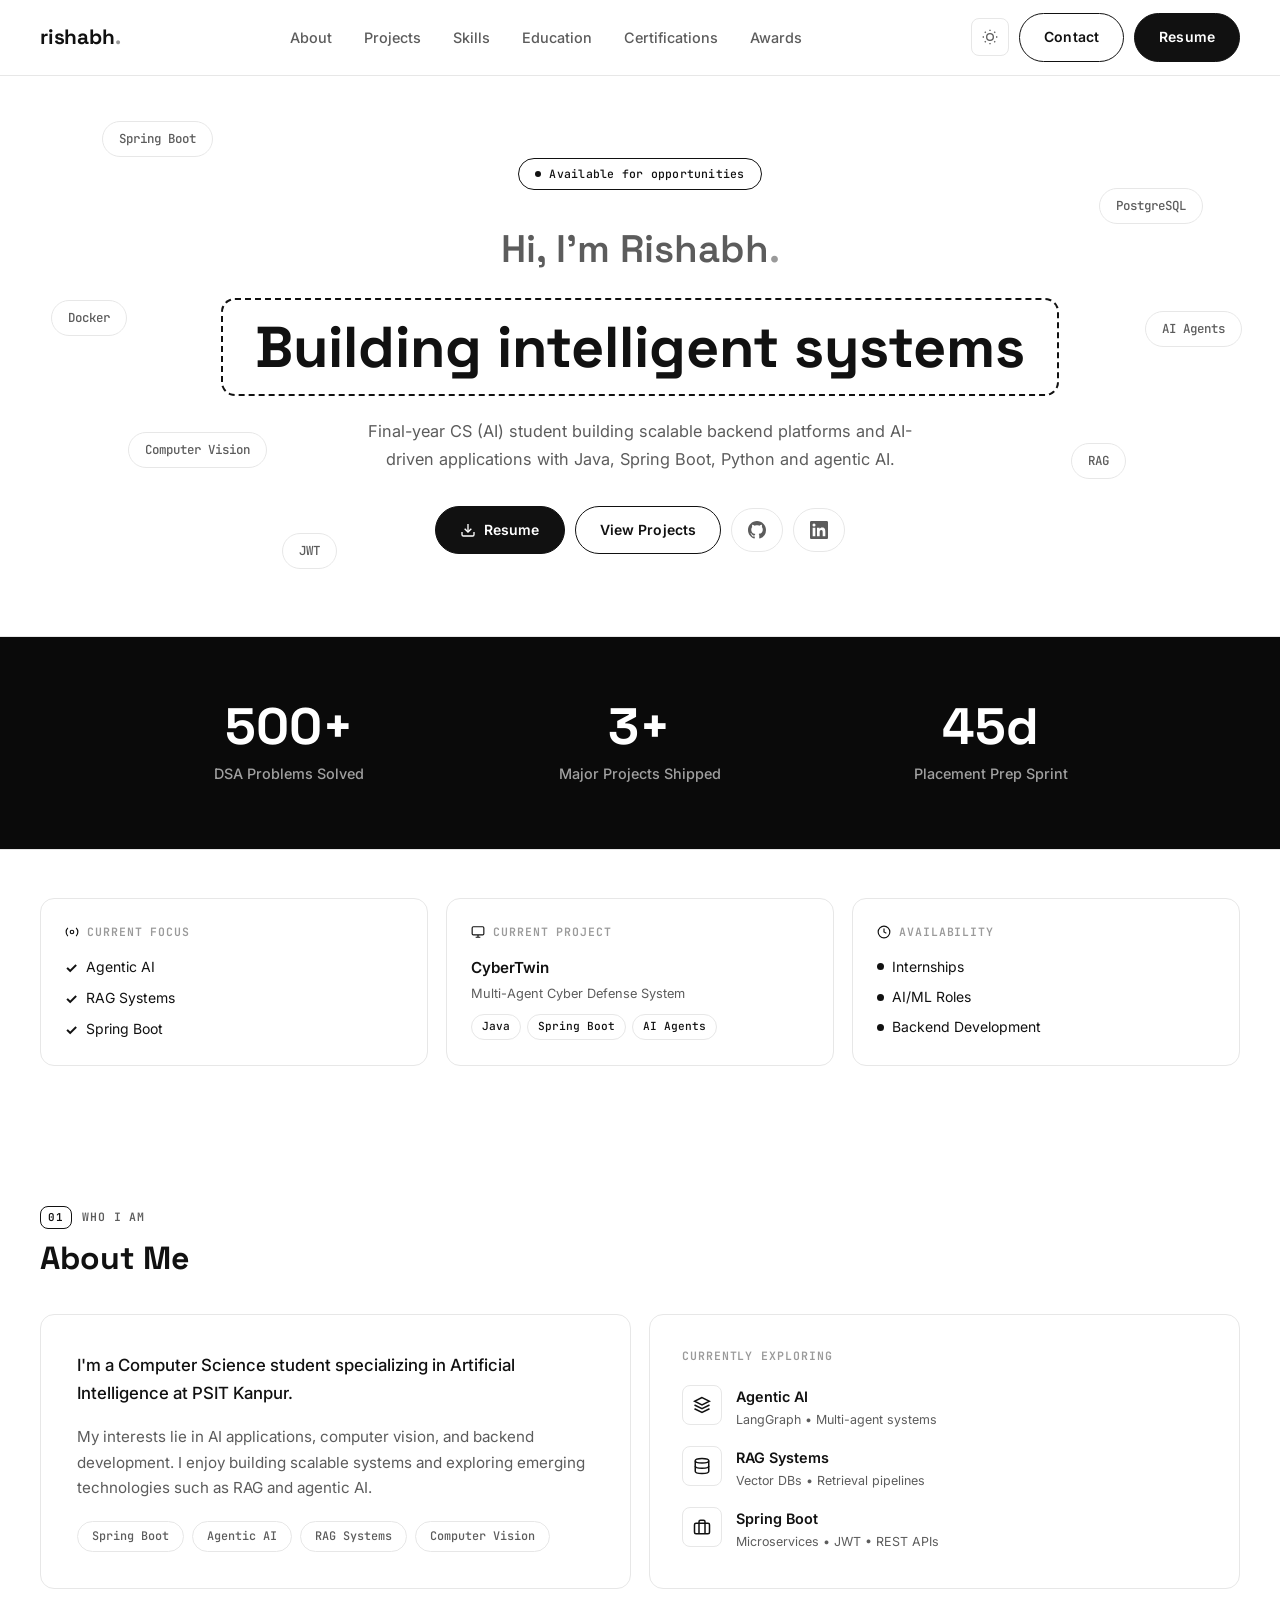
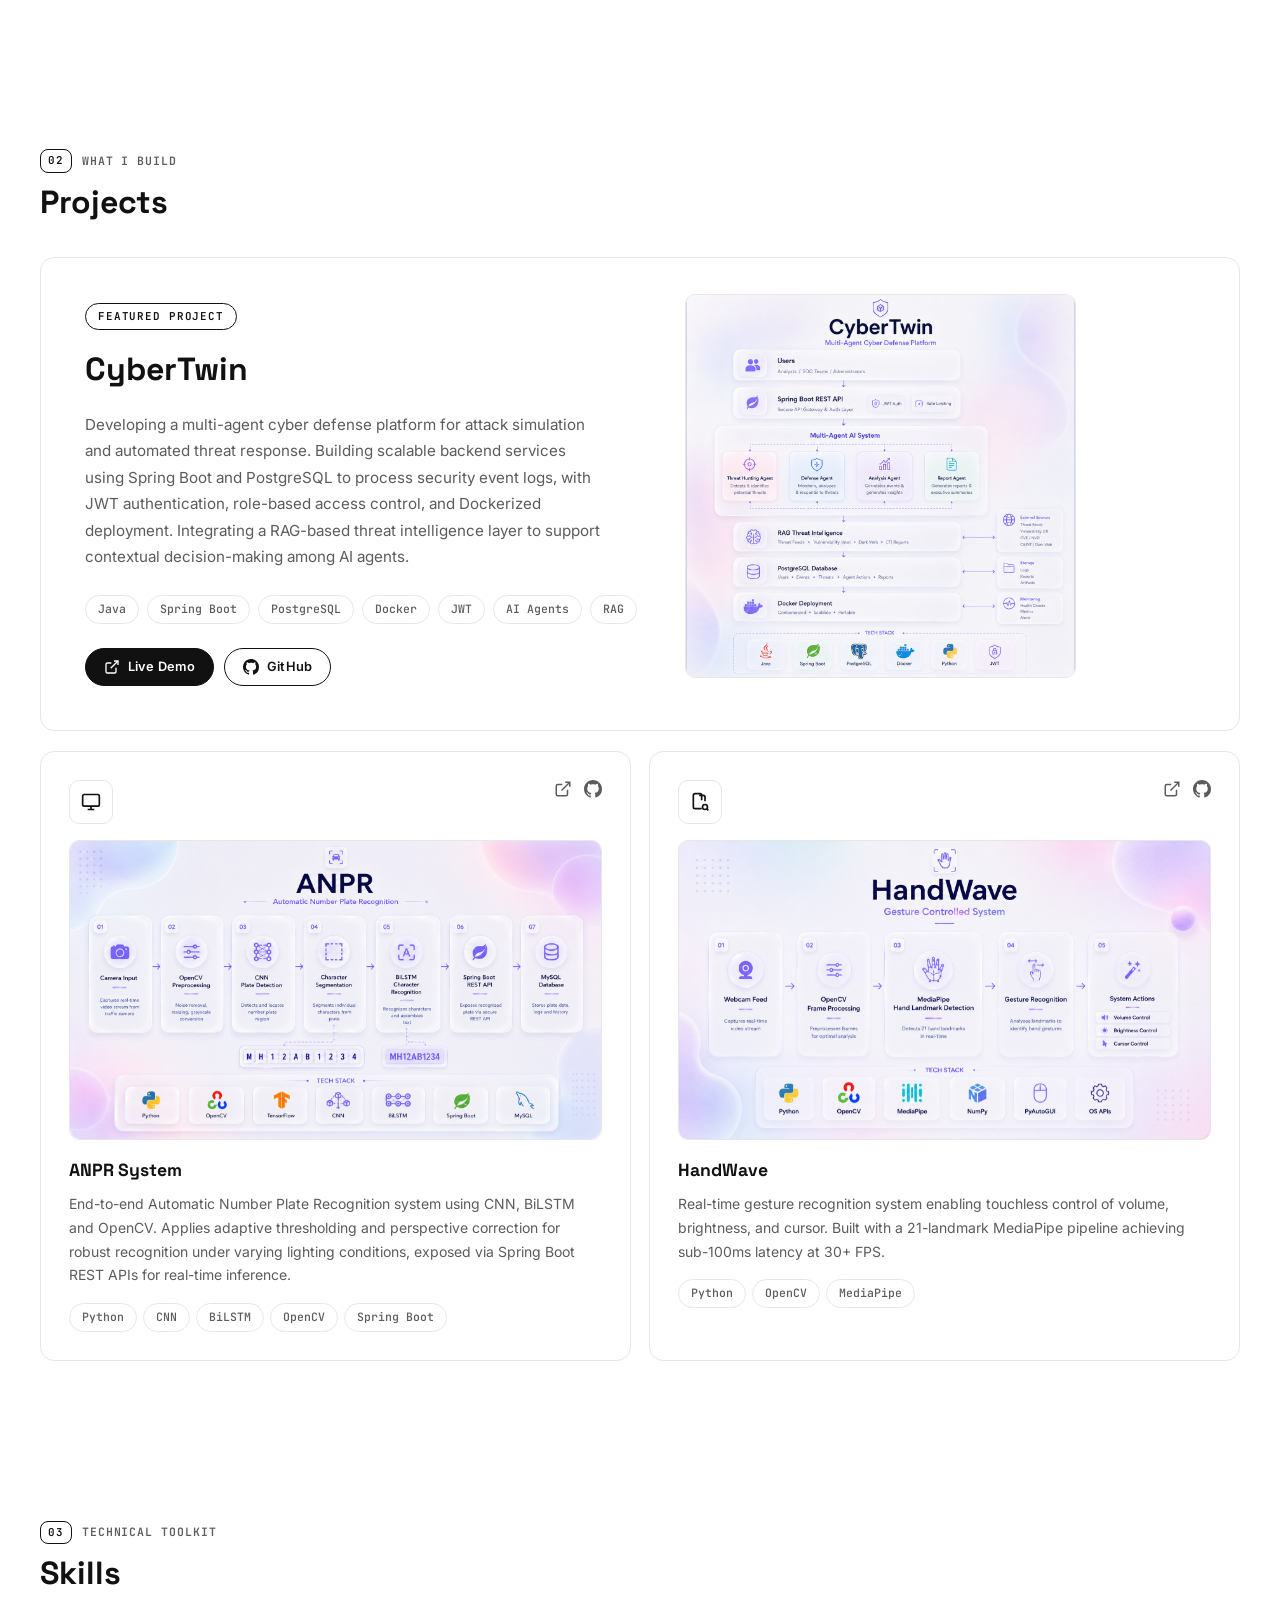
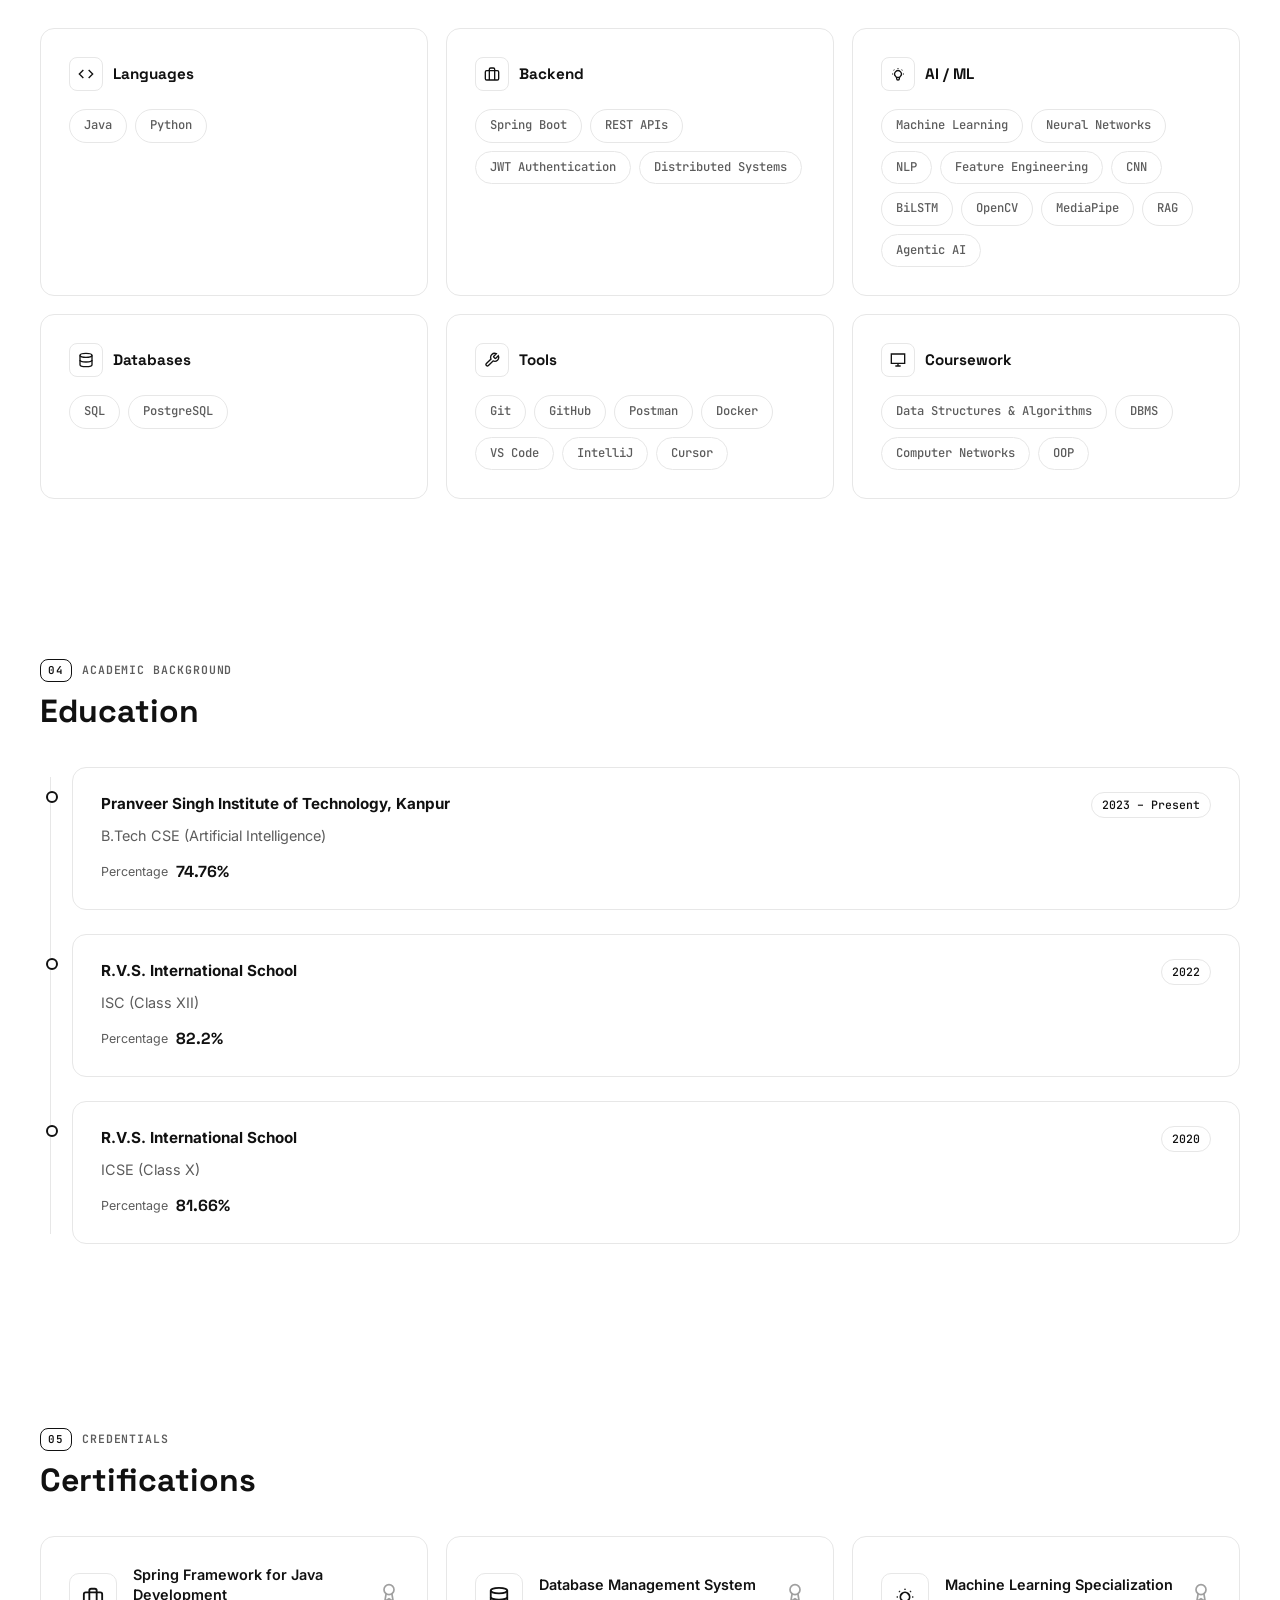
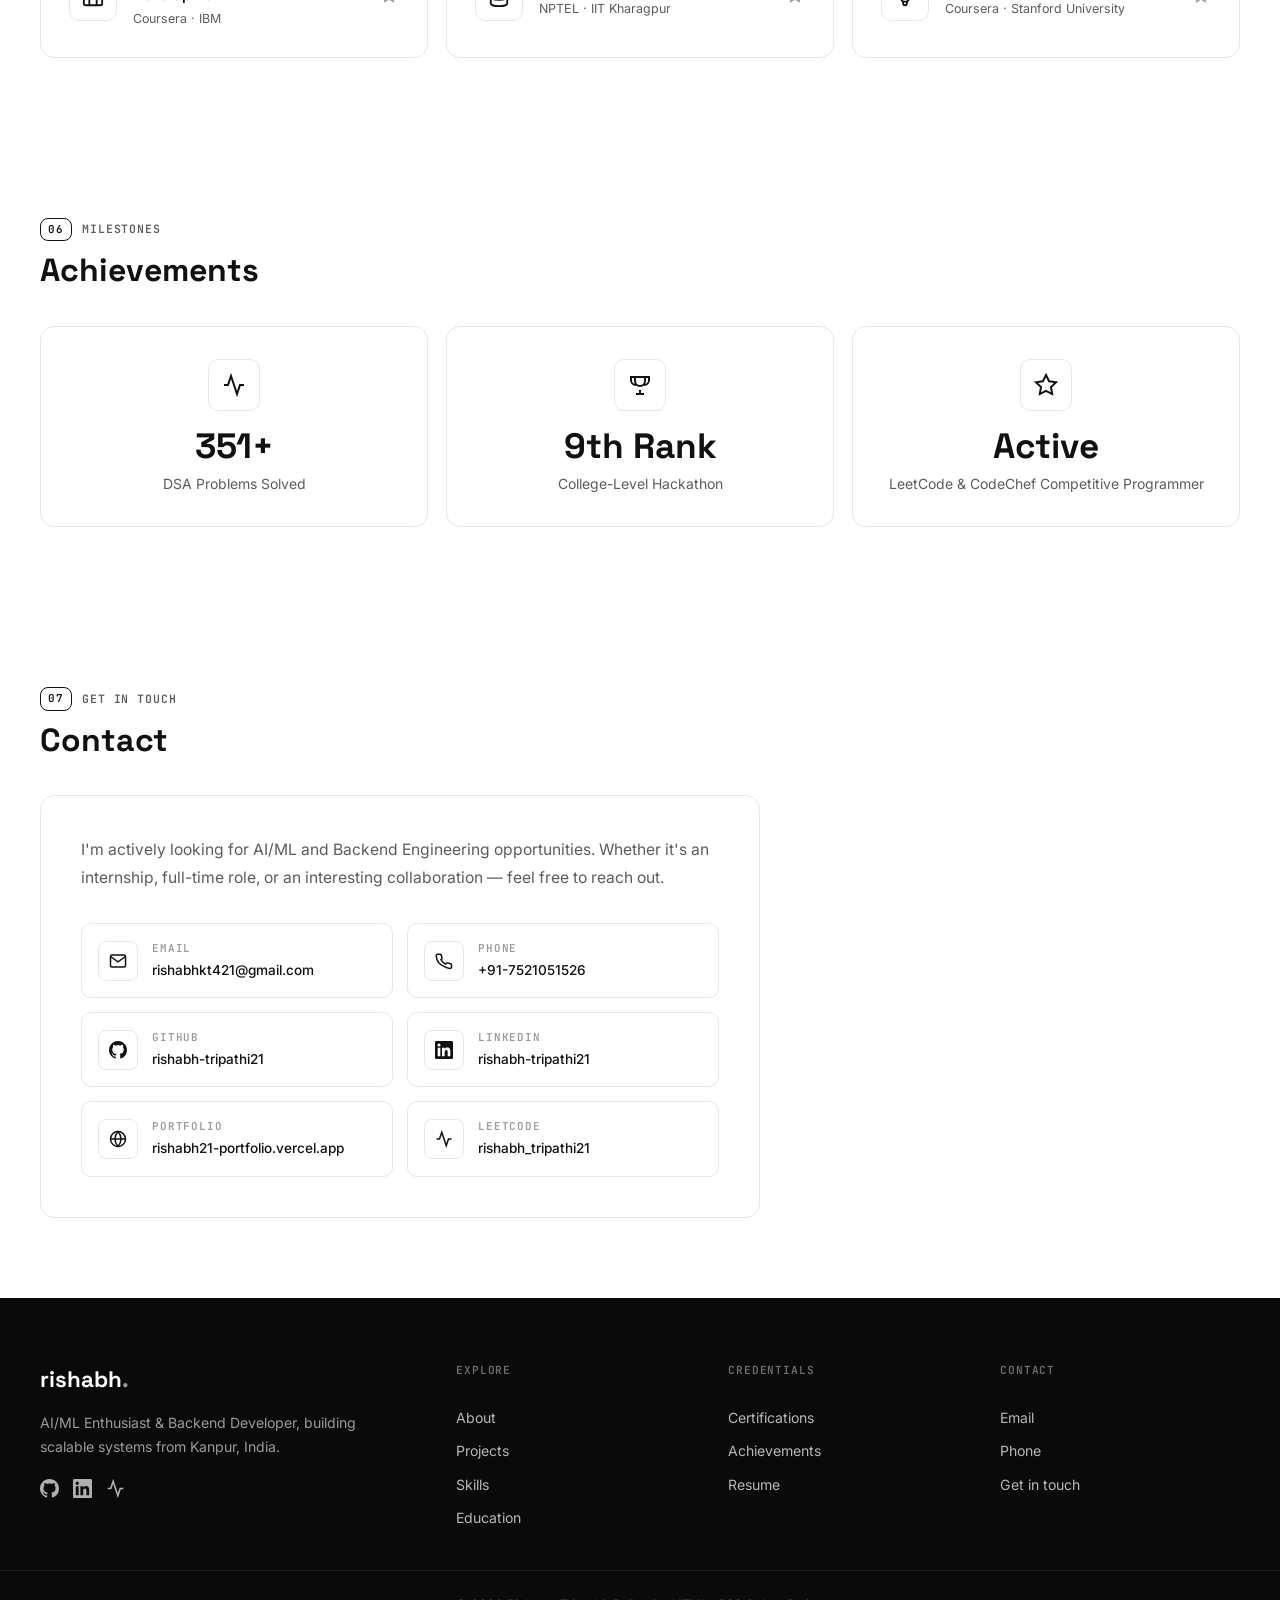
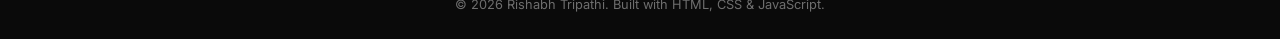
<file: index.html>
<!DOCTYPE html>
<html lang="en">
<head>
  <meta charset="UTF-8" />
  <meta name="viewport" content="width=device-width, initial-scale=1.0" />
  <meta name="description" content="Rishabh Tripathi — AI/ML Enthusiast & Backend Developer. Building intelligent systems with Java, Spring Boot, Python, Computer Vision and Agentic AI." />
  <meta name="keywords" content="Rishabh Tripathi, AI/ML Engineer, Backend Developer, Spring Boot, Java, Python, Machine Learning, Portfolio" />
  <meta name="author" content="Rishabh Tripathi" />
  <meta property="og:title" content="Rishabh Tripathi — AI/ML & Backend Engineer" />
  <meta property="og:description" content="Building intelligent systems with Java, Spring Boot, Python, Computer Vision and Agentic AI." />
  <meta property="og:type" content="website" />
  <meta property="og:url" content="https://rishabh21-portfolio.vercel.app" />
  <meta name="twitter:card" content="summary_large_image" />
  <title>Rishabh Tripathi — AI/ML & Backend Engineer</title>
  <link rel="preconnect" href="https://fonts.googleapis.com" />
  <link rel="preconnect" href="https://fonts.gstatic.com" crossorigin />
  <link href="https://fonts.googleapis.com/css2?family=Space+Grotesk:wght@400;500;600;700&family=Inter:wght@400;500;600;700&family=JetBrains+Mono:wght@400;500;600;700&display=swap" rel="stylesheet" />
  <link rel="stylesheet" href="style.css" />
</head>
<body>
  <!-- Loading Screen -->
  <div id="loader" class="loader" aria-hidden="true">
    <div class="loader-inner">
      <div class="loader-logo">RT</div>
      <div class="loader-bar"><div class="loader-progress"></div></div>
    </div>
  </div>

  <!-- Scroll Progress Bar -->
  <div id="scroll-progress" class="scroll-progress" aria-hidden="true"></div>

  <!-- Top Navbar -->
  <header class="navbar">
    <div class="navbar-inner">
      <a href="#home" class="navbar-logo">rishabh<span class="logo-dot">.</span></a>
      <nav class="navbar-links" id="navbar-links">
        <a href="#about" class="nav-item" data-section="about">About</a>
        <a href="#projects" class="nav-item" data-section="projects">Projects</a>
        <a href="#skills" class="nav-item" data-section="skills">Skills</a>
        <a href="#education" class="nav-item" data-section="education">Education</a>
        <a href="#certifications" class="nav-item" data-section="certifications">Certifications</a>
        <a href="#achievements" class="nav-item" data-section="achievements">Awards</a>
      </nav>
      <div class="navbar-actions">
        <button id="theme-toggle" class="theme-toggle" aria-label="Toggle dark mode">
          <svg class="icon-sun" viewBox="0 0 24 24" fill="none" stroke="currentColor" stroke-width="2"><circle cx="12" cy="12" r="5"/><line x1="12" y1="1" x2="12" y2="3"/><line x1="12" y1="21" x2="12" y2="23"/><line x1="4.22" y1="4.22" x2="5.64" y2="5.64"/><line x1="18.36" y1="18.36" x2="19.78" y2="19.78"/><line x1="1" y1="12" x2="3" y2="12"/><line x1="21" y1="12" x2="23" y2="12"/><line x1="4.22" y1="19.78" x2="5.64" y2="18.36"/><line x1="18.36" y1="5.64" x2="19.78" y2="4.22"/></svg>
          <svg class="icon-moon" viewBox="0 0 24 24" fill="none" stroke="currentColor" stroke-width="2"><path d="M21 12.79A9 9 0 1 1 11.21 3 7 7 0 0 0 21 12.79z"/></svg>
        </button>
        <a href="#contact" class="btn btn-secondary btn-nav">Contact</a>
        <a href="Resume.pdf" download class="btn btn-primary btn-nav">Resume</a>
      </div>
    </div>
  </header>

  <!-- Mobile Bottom Nav -->
  <nav id="mobile-nav" class="mobile-nav" aria-label="Mobile navigation">
    <a href="#home" class="mob-nav-item active" data-section="home">
      <svg viewBox="0 0 24 24" fill="none" stroke="currentColor" stroke-width="2"><path d="M3 9l9-7 9 7v11a2 2 0 0 1-2 2H5a2 2 0 0 1-2-2z"/></svg>
    </a>
    <a href="#about" class="mob-nav-item" data-section="about">
      <svg viewBox="0 0 24 24" fill="none" stroke="currentColor" stroke-width="2"><circle cx="12" cy="8" r="4"/><path d="M4 20c0-4 3.6-7 8-7s8 3 8 7"/></svg>
    </a>
    <a href="#projects" class="mob-nav-item" data-section="projects">
      <svg viewBox="0 0 24 24" fill="none" stroke="currentColor" stroke-width="2"><rect x="2" y="3" width="20" height="14" rx="2"/><path d="M8 21h8M12 17v4"/></svg>
    </a>
    <a href="#skills" class="mob-nav-item" data-section="skills">
      <svg viewBox="0 0 24 24" fill="none" stroke="currentColor" stroke-width="2"><polygon points="12 2 15.09 8.26 22 9.27 17 14.14 18.18 21.02 12 17.77 5.82 21.02 7 14.14 2 9.27 8.91 8.26 12 2"/></svg>
    </a>
    <a href="#contact" class="mob-nav-item" data-section="contact">
      <svg viewBox="0 0 24 24" fill="none" stroke="currentColor" stroke-width="2"><path d="M4 4h16c1.1 0 2 .9 2 2v12c0 1.1-.9 2-2 2H4c-1.1 0-2-.9-2-2V6c0-1.1.9-2 2-2z"/><polyline points="22,6 12,13 2,6"/></svg>
    </a>
  </nav>

  <!-- Main Content -->
  <main id="main" class="main">

    <!-- ===== HOME SECTION ===== -->
    <section id="home" class="section section-home">

      <!-- Hero -->
      <div class="hero">
        <div class="hero-tags" aria-hidden="true">
          <span class="floating-tag ft-1">Spring Boot</span>
          <span class="floating-tag ft-4">PostgreSQL</span>
          <span class="floating-tag ft-5">Docker</span>
          <span class="floating-tag ft-6">AI Agents</span>
          <span class="floating-tag ft-7">Computer Vision</span>
          <span class="floating-tag ft-8">RAG</span>
          <span class="floating-tag ft-9">JWT</span>
        </div>

        <div class="hero-badge">
          <span class="badge-dot"></span>
          Available for opportunities
        </div>

        <h1 class="hero-heading">
          <span class="hero-hi">Hi, I'm Rishabh<span class="logo-dot">.</span></span>
          <span class="hero-highlight-wrap">
            <span class="hero-highlight">Building intelligent systems</span>
          </span>
        </h1>
        <p class="hero-desc">Final-year CS (AI) student building scalable backend platforms and AI-driven applications with Java, Spring Boot, Python and agentic AI.</p>
        <div class="hero-actions">
          <a href="Resume.pdf" download class="btn btn-primary">
            <svg viewBox="0 0 24 24" fill="none" stroke="currentColor" stroke-width="2"><path d="M21 15v4a2 2 0 0 1-2 2H5a2 2 0 0 1-2-2v-4"/><polyline points="7 10 12 15 17 10"/><line x1="12" y1="15" x2="12" y2="3"/></svg>
            Resume
          </a>
          <a href="#projects" class="btn btn-secondary">View Projects</a>
          <a href="https://github.com/rishabh-tripathi21" target="_blank" rel="noopener" class="btn btn-ghost" aria-label="GitHub">
            <svg viewBox="0 0 24 24" fill="currentColor"><path d="M12 0C5.37 0 0 5.37 0 12c0 5.31 3.435 9.795 8.205 11.385.6.105.825-.255.825-.57 0-.285-.015-1.23-.015-2.235-3.015.555-3.795-.735-4.035-1.41-.135-.345-.72-1.41-1.23-1.695-.42-.225-1.02-.78-.015-.795.945-.015 1.62.87 1.845 1.23 1.08 1.815 2.805 1.305 3.495.99.105-.78.42-1.305.765-1.605-2.67-.3-5.46-1.335-5.46-5.925 0-1.305.465-2.385 1.23-3.225-.12-.3-.54-1.53.12-3.18 0 0 1.005-.315 3.3 1.23.96-.27 1.98-.405 3-.405s2.04.135 3 .405c2.295-1.56 3.3-1.23 3.3-1.23.66 1.65.24 2.88.12 3.18.765.84 1.23 1.905 1.23 3.225 0 4.605-2.805 5.625-5.475 5.925.435.375.81 1.095.81 2.22 0 1.605-.015 2.895-.015 3.3 0 .315.225.69.825.57A12.02 12.02 0 0 0 24 12c0-6.63-5.37-12-12-12z"/></svg>
          </a>
          <a href="https://linkedin.com/in/rishabh-tripathi21" target="_blank" rel="noopener" class="btn btn-ghost" aria-label="LinkedIn">
            <svg viewBox="0 0 24 24" fill="currentColor"><path d="M20.447 20.452h-3.554v-5.569c0-1.328-.027-3.037-1.852-3.037-1.853 0-2.136 1.445-2.136 2.939v5.667H9.351V9h3.414v1.561h.046c.477-.9 1.637-1.85 3.37-1.85 3.601 0 4.267 2.37 4.267 5.455v6.286zM5.337 7.433a2.062 2.062 0 0 1-2.063-2.065 2.064 2.064 0 1 1 2.063 2.065zm1.782 13.019H3.555V9h3.564v11.452zM22.225 0H1.771C.792 0 0 .774 0 1.729v20.542C0 23.227.792 24 1.771 24h20.451C23.2 24 24 23.227 24 22.271V1.729C24 .774 23.2 0 22.222 0h.003z"/></svg>
          </a>
        </div>
      </div>
    </section>

    <!-- ===== STATS BAND (dark, full-bleed) ===== -->
    <section class="stats-band">
      <div class="stats-band-inner">
        <div class="stat-block reveal-up" style="--delay:0.1s">
          <div class="stat-num" data-target="500">0</div><span class="stat-plus">+</span>
          <div class="stat-label">DSA Problems Solved</div>
        </div>
        <div class="stat-block reveal-up" style="--delay:0.2s">
          <div class="stat-num" data-target="3">0</div><span class="stat-plus">+</span>
          <div class="stat-label">Major Projects Shipped</div>
        </div>
        <div class="stat-block reveal-up" style="--delay:0.3s">
          <div class="stat-num" data-target="45">0</div><span class="stat-plus">d</span>
          <div class="stat-label">Placement Prep Sprint</div>
        </div>
      </div>
    </section>

    <section class="section section-snapshot">
        <!-- Right Panel -->
        <aside class="right-panel reveal-right">
          <div class="panel-block">
            <div class="panel-title">
              <svg viewBox="0 0 24 24" fill="none" stroke="currentColor" stroke-width="2"><circle cx="12" cy="12" r="3"/><path d="M19.07 4.93a10 10 0 0 1 0 14.14M4.93 4.93a10 10 0 0 0 0 14.14"/></svg>
              Current Focus
            </div>
            <ul class="focus-list">
              <li><span class="check">✓</span> Agentic AI</li>
              <li><span class="check">✓</span> RAG Systems</li>
              <li><span class="check">✓</span> Spring Boot</li>
            </ul>
          </div>
          <div class="panel-block">
            <div class="panel-title">
              <svg viewBox="0 0 24 24" fill="none" stroke="currentColor" stroke-width="2"><rect x="2" y="3" width="20" height="14" rx="2"/><path d="M8 21h8M12 17v4"/></svg>
              Current Project
            </div>
            <div class="recent-project">
              <div class="rp-name">CyberTwin</div>
              <div class="rp-desc">Multi-Agent Cyber Defense System</div>
              <div class="rp-badges">
                <span class="badge">Java</span>
                <span class="badge">Spring Boot</span>
                <span class="badge">AI Agents</span>
              </div>
            </div>
          </div>
          <div class="panel-block">
            <div class="panel-title">
              <svg viewBox="0 0 24 24" fill="none" stroke="currentColor" stroke-width="2"><circle cx="12" cy="12" r="10"/><polyline points="12 6 12 12 16 14"/></svg>
              Availability
            </div>
            <ul class="availability-list">
              <li><span class="avail-dot"></span>Internships</li>
              <li><span class="avail-dot"></span>AI/ML Roles</li>
              <li><span class="avail-dot"></span>Backend Development</li>
            </ul>
          </div>
        </aside>
    </section>

    <!-- ===== ABOUT SECTION ===== -->
    <section id="about" class="section section-about">
      <div class="section-header reveal-up">
        <div class="section-eyebrow"><span class="eyebrow-index">01</span>Who I Am</div>
        <h2 class="section-title">About Me</h2>
      </div>
      <div class="about-grid">
        <div class="about-main card reveal-left">
          <p class="about-lead">I'm a Computer Science student specializing in Artificial Intelligence at PSIT Kanpur.</p>
          <p class="about-body">My interests lie in AI applications, computer vision, and backend development. I enjoy building scalable systems and exploring emerging technologies such as RAG and agentic AI.</p>
          <div class="about-tags">
            <span class="tag">Spring Boot</span>
            <span class="tag">Agentic AI</span>
            <span class="tag">RAG Systems</span>
            <span class="tag">Computer Vision</span>
          </div>
        </div>
        <div class="about-explore card reveal-right">
          <div class="explore-title">Currently Exploring</div>
          <div class="explore-list">
            <div class="explore-item">
              <div class="explore-icon" style="--c:#000000">
                <svg viewBox="0 0 24 24" fill="none" stroke="currentColor" stroke-width="2"><path d="M12 2L2 7l10 5 10-5-10-5zM2 17l10 5 10-5M2 12l10 5 10-5"/></svg>
              </div>
              <div>
                <div class="explore-name">Agentic AI</div>
                <div class="explore-sub">LangGraph • Multi-agent systems</div>
              </div>
            </div>
            <div class="explore-item">
              <div class="explore-icon" style="--c:#333333">
                <svg viewBox="0 0 24 24" fill="none" stroke="currentColor" stroke-width="2"><ellipse cx="12" cy="5" rx="9" ry="3"/><path d="M21 12c0 1.66-4 3-9 3s-9-1.34-9-3"/><path d="M3 5v14c0 1.66 4 3 9 3s9-1.34 9-3V5"/></svg>
              </div>
              <div>
                <div class="explore-name">RAG Systems</div>
                <div class="explore-sub">Vector DBs • Retrieval pipelines</div>
              </div>
            </div>
            <div class="explore-item">
              <div class="explore-icon" style="--c:#000000">
                <svg viewBox="0 0 24 24" fill="none" stroke="currentColor" stroke-width="2"><rect x="2" y="7" width="20" height="14" rx="2"/><path d="M16 21V5a2 2 0 0 0-2-2h-4a2 2 0 0 0-2 2v16"/></svg>
              </div>
              <div>
                <div class="explore-name">Spring Boot</div>
                <div class="explore-sub">Microservices • JWT • REST APIs</div>
              </div>
            </div>
          </div>
        </div>
      </div>
    </section>

    <!-- ===== PROJECTS SECTION ===== -->
    <section id="projects" class="section section-projects">
      <div class="section-header reveal-up">
        <div class="section-eyebrow"><span class="eyebrow-index">02</span>What I Build</div>
        <h2 class="section-title">Projects</h2>
      </div>

      <!-- Featured Project -->
      <div class="project-featured card reveal-up" data-tilt>
        <div class="project-featured-left">
          <div class="project-featured-badge">Featured Project</div>
          <h3 class="project-featured-name">CyberTwin</h3>
          <p class="project-featured-desc">Developing a multi-agent cyber defense platform for attack simulation and automated threat response. Building scalable backend services using Spring Boot and PostgreSQL to process security event logs, with JWT authentication, role-based access control, and Dockerized deployment. Integrating a RAG-based threat intelligence layer to support contextual decision-making among AI agents.</p>
          <div class="project-tech-row">
            <span class="tech-badge">Java</span>
            <span class="tech-badge">Spring Boot</span>
            <span class="tech-badge">PostgreSQL</span>
            <span class="tech-badge">Docker</span>
            <span class="tech-badge">JWT</span>
            <span class="tech-badge">AI Agents</span>
            <span class="tech-badge">RAG</span>
          </div>
          <div class="project-links">
            <a href="#" target="_blank" rel="noopener" class="btn btn-primary btn-sm">
              <svg viewBox="0 0 24 24" fill="none" stroke="currentColor" stroke-width="2"><path d="M18 13v6a2 2 0 0 1-2 2H5a2 2 0 0 1-2-2V8a2 2 0 0 1 2-2h6"/><polyline points="15 3 21 3 21 9"/><line x1="10" y1="14" x2="21" y2="3"/></svg>
              Live Demo
            </a>
            <a href="https://github.com/rishabh-tripathi21/CyberTwin" target="_blank" rel="noopener" class="btn btn-secondary btn-sm">
              <svg viewBox="0 0 24 24" fill="currentColor"><path d="M12 0C5.37 0 0 5.37 0 12c0 5.31 3.435 9.795 8.205 11.385.6.105.825-.255.825-.57 0-.285-.015-1.23-.015-2.235-3.015.555-3.795-.735-4.035-1.41-.135-.345-.72-1.41-1.23-1.695-.42-.225-1.02-.78-.015-.795.945-.015 1.62.87 1.845 1.23 1.08 1.815 2.805 1.305 3.495.99.105-.78.42-1.305.765-1.605-2.67-.3-5.46-1.335-5.46-5.925 0-1.305.465-2.385 1.23-3.225-.12-.3-.54-1.53.12-3.18 0 0 1.005-.315 3.3 1.23.96-.27 1.98-.405 3-.405s2.04.135 3 .405c2.295-1.56 3.3-1.23 3.3-1.23.66 1.65.24 2.88.12 3.18.765.84 1.23 1.905 1.23 3.225 0 4.605-2.805 5.625-5.475 5.925.435.375.81 1.095.81 2.22 0 1.605-.015 2.895-.015 3.3 0 .315.225.69.825.57A12.02 12.02 0 0 0 24 12c0-6.63-5.37-12-12-12z"/></svg>
              GitHub
            </a>
          </div>
        </div>
        <div class="project-featured-right">
          <div class="pc-screenshot pc-screenshot-featured">
            <img src="images/cybertwin-architecture.png" alt="CyberTwin multi-agent architecture diagram" loading="lazy" />
          </div>
        </div>
      </div>

      <!-- Project Cards Grid -->
      <div class="projects-grid">

        <div class="project-card card reveal-up" data-tilt style="--delay:0.1s">
          <div class="pc-header">
            <div class="pc-icon" style="--ic:#000000">
              <svg viewBox="0 0 24 24" fill="none" stroke="currentColor" stroke-width="2"><rect x="2" y="3" width="20" height="14" rx="2"/><path d="M8 21h8M12 17v4"/></svg>
            </div>
            <div class="pc-links">
              <a href="#" target="_blank" rel="noopener" aria-label="Live Demo" class="pc-link-demo">
                <svg viewBox="0 0 24 24" fill="none" stroke="currentColor" stroke-width="2"><path d="M18 13v6a2 2 0 0 1-2 2H5a2 2 0 0 1-2-2V8a2 2 0 0 1 2-2h6"/><polyline points="15 3 21 3 21 9"/><line x1="10" y1="14" x2="21" y2="3"/></svg>
              </a>
              <a href="https://github.com/rishabh-tripathi21/ANPR" target="_blank" rel="noopener" aria-label="GitHub">
                <svg viewBox="0 0 24 24" fill="currentColor"><path d="M12 0C5.37 0 0 5.37 0 12c0 5.31 3.435 9.795 8.205 11.385.6.105.825-.255.825-.57 0-.285-.015-1.23-.015-2.235-3.015.555-3.795-.735-4.035-1.41-.135-.345-.72-1.41-1.23-1.695-.42-.225-1.02-.78-.015-.795.945-.015 1.62.87 1.845 1.23 1.08 1.815 2.805 1.305 3.495.99.105-.78.42-1.305.765-1.605-2.67-.3-5.46-1.335-5.46-5.925 0-1.305.465-2.385 1.23-3.225-.12-.3-.54-1.53.12-3.18 0 0 1.005-.315 3.3 1.23.96-.27 1.98-.405 3-.405s2.04.135 3 .405c2.295-1.56 3.3-1.23 3.3-1.23.66 1.65.24 2.88.12 3.18.765.84 1.23 1.905 1.23 3.225 0 4.605-2.805 5.625-5.475 5.925.435.375.81 1.095.81 2.22 0 1.605-.015 2.895-.015 3.3 0 .315.225.69.825.57A12.02 12.02 0 0 0 24 12c0-6.63-5.37-12-12-12z"/></svg>
              </a>
            </div>
          </div>
          <div class="pc-screenshot">
            <img src="images/anpr-architecture.png" alt="ANPR system architecture diagram" loading="lazy" />
          </div>
          <h3 class="pc-name">ANPR System</h3>
          <p class="pc-desc">End-to-end Automatic Number Plate Recognition system using CNN, BiLSTM and OpenCV. Applies adaptive thresholding and perspective correction for robust recognition under varying lighting conditions, exposed via Spring Boot REST APIs for real-time inference.</p>
          <div class="pc-tech">
            <span class="tech-badge">Python</span>
            <span class="tech-badge">CNN</span>
            <span class="tech-badge">BiLSTM</span>
            <span class="tech-badge">OpenCV</span>
            <span class="tech-badge">Spring Boot</span>
          </div>
        </div>

        <div class="project-card card reveal-up" data-tilt style="--delay:0.2s">
          <div class="pc-header">
            <div class="pc-icon" style="--ic:#333333">
              <svg viewBox="0 0 24 24" fill="none" stroke="currentColor" stroke-width="2"><path d="M18 11V6a2 2 0 0 0-2-2h-5"/><path d="M14 10V4a2 2 0 0 0-2-2H6a2 2 0 0 0-2 2v14a2 2 0 0 0 2 2h8"/><path d="M18 21a3 3 0 1 0 0-6 3 3 0 0 0 0 6z"/><path d="M22 22l-1.5-1.5"/></svg>
            </div>
            <div class="pc-links">
              <a href="#" target="_blank" rel="noopener" aria-label="Live Demo" class="pc-link-demo">
                <svg viewBox="0 0 24 24" fill="none" stroke="currentColor" stroke-width="2"><path d="M18 13v6a2 2 0 0 1-2 2H5a2 2 0 0 1-2-2V8a2 2 0 0 1 2-2h6"/><polyline points="15 3 21 3 21 9"/><line x1="10" y1="14" x2="21" y2="3"/></svg>
              </a>
              <a href="https://github.com/rishabh-tripathi21/HandWave" target="_blank" rel="noopener" aria-label="GitHub">
                <svg viewBox="0 0 24 24" fill="currentColor"><path d="M12 0C5.37 0 0 5.37 0 12c0 5.31 3.435 9.795 8.205 11.385.6.105.825-.255.825-.57 0-.285-.015-1.23-.015-2.235-3.015.555-3.795-.735-4.035-1.41-.135-.345-.72-1.41-1.23-1.695-.42-.225-1.02-.78-.015-.795.945-.015 1.62.87 1.845 1.23 1.08 1.815 2.805 1.305 3.495.99.105-.78.42-1.305.765-1.605-2.67-.3-5.46-1.335-5.46-5.925 0-1.305.465-2.385 1.23-3.225-.12-.3-.54-1.53.12-3.18 0 0 1.005-.315 3.3 1.23.96-.27 1.98-.405 3-.405s2.04.135 3 .405c2.295-1.56 3.3-1.23 3.3-1.23.66 1.65.24 2.88.12 3.18.765.84 1.23 1.905 1.23 3.225 0 4.605-2.805 5.625-5.475 5.925.435.375.81 1.095.81 2.22 0 1.605-.015 2.895-.015 3.3 0 .315.225.69.825.57A12.02 12.02 0 0 0 24 12c0-6.63-5.37-12-12-12z"/></svg>
              </a>
            </div>
          </div>
          <div class="pc-screenshot">
            <img src="images/handwave-architecture.png" alt="HandWave gesture recognition system architecture diagram" loading="lazy" />
          </div>
          <h3 class="pc-name">HandWave</h3>
          <p class="pc-desc">Real-time gesture recognition system enabling touchless control of volume, brightness, and cursor. Built with a 21-landmark MediaPipe pipeline achieving sub-100ms latency at 30+ FPS.</p>
          <div class="pc-tech">
            <span class="tech-badge">Python</span>
            <span class="tech-badge">OpenCV</span>
            <span class="tech-badge">MediaPipe</span>
          </div>
        </div>

      </div>
    </section>

    <!-- ===== SKILLS SECTION ===== -->
    <section id="skills" class="section section-skills">
      <div class="section-header reveal-up">
        <div class="section-eyebrow"><span class="eyebrow-index">03</span>Technical Toolkit</div>
        <h2 class="section-title">Skills</h2>
      </div>
      <div class="skills-grid">

        <div class="skill-category card reveal-up" style="--delay:0s">
          <div class="skill-cat-header">
            <div class="skill-cat-icon" style="--c:#000000">
              <svg viewBox="0 0 24 24" fill="none" stroke="currentColor" stroke-width="2"><polyline points="16 18 22 12 16 6"/><polyline points="8 6 2 12 8 18"/></svg>
            </div>
            <span>Languages</span>
          </div>
          <div class="skill-badges">
            <span class="skill-badge">Java</span>
            <span class="skill-badge">Python</span>
          </div>
        </div>

        <div class="skill-category card reveal-up" style="--delay:0.1s">
          <div class="skill-cat-header">
            <div class="skill-cat-icon" style="--c:#333333">
              <svg viewBox="0 0 24 24" fill="none" stroke="currentColor" stroke-width="2"><rect x="2" y="7" width="20" height="14" rx="2"/><path d="M16 21V5a2 2 0 0 0-2-2h-4a2 2 0 0 0-2 2v16"/></svg>
            </div>
            <span>Backend</span>
          </div>
          <div class="skill-badges">
            <span class="skill-badge">Spring Boot</span>
            <span class="skill-badge">REST APIs</span>
            <span class="skill-badge">JWT Authentication</span>
            <span class="skill-badge">Distributed Systems</span>
          </div>
        </div>

        <div class="skill-category card reveal-up" style="--delay:0.2s">
          <div class="skill-cat-header">
            <div class="skill-cat-icon" style="--c:#000000">
              <svg viewBox="0 0 24 24" fill="none" stroke="currentColor" stroke-width="2"><path d="M9.663 17h4.673M12 3v1m6.364 1.636l-.707.707M21 12h-1M4 12H3m3.343-5.657l-.707-.707m2.828 9.9a5 5 0 1 1 7.072 0l-.548.547A3.374 3.374 0 0 0 14 18.469V19a2 2 0 1 1-4 0v-.531c0-.895-.356-1.754-.988-2.386l-.548-.547z"/></svg>
            </div>
            <span>AI / ML</span>
          </div>
          <div class="skill-badges">
            <span class="skill-badge">Machine Learning</span>
            <span class="skill-badge">Neural Networks</span>
            <span class="skill-badge">NLP</span>
            <span class="skill-badge">Feature Engineering</span>
            <span class="skill-badge">CNN</span>
            <span class="skill-badge">BiLSTM</span>
            <span class="skill-badge">OpenCV</span>
            <span class="skill-badge">MediaPipe</span>
            <span class="skill-badge">RAG</span>
            <span class="skill-badge">Agentic AI</span>
          </div>
        </div>

        <div class="skill-category card reveal-up" style="--delay:0.3s">
          <div class="skill-cat-header">
            <div class="skill-cat-icon" style="--c:#333333">
              <svg viewBox="0 0 24 24" fill="none" stroke="currentColor" stroke-width="2"><ellipse cx="12" cy="5" rx="9" ry="3"/><path d="M21 12c0 1.66-4 3-9 3s-9-1.34-9-3"/><path d="M3 5v14c0 1.66 4 3 9 3s9-1.34 9-3V5"/></svg>
            </div>
            <span>Databases</span>
          </div>
          <div class="skill-badges">
            <span class="skill-badge">SQL</span>
            <span class="skill-badge">PostgreSQL</span>
          </div>
        </div>

        <div class="skill-category card reveal-up" style="--delay:0.4s">
          <div class="skill-cat-header">
            <div class="skill-cat-icon" style="--c:#000000">
              <svg viewBox="0 0 24 24" fill="none" stroke="currentColor" stroke-width="2"><path d="M14.7 6.3a1 1 0 0 0 0 1.4l1.6 1.6a1 1 0 0 0 1.4 0l3.77-3.77a6 6 0 0 1-7.94 7.94l-6.91 6.91a2.12 2.12 0 0 1-3-3l6.91-6.91a6 6 0 0 1 7.94-7.94l-3.76 3.76z"/></svg>
            </div>
            <span>Tools</span>
          </div>
          <div class="skill-badges">
            <span class="skill-badge">Git</span>
            <span class="skill-badge">GitHub</span>
            <span class="skill-badge">Postman</span>
            <span class="skill-badge">Docker</span>
            <span class="skill-badge">VS Code</span>
            <span class="skill-badge">IntelliJ</span>
            <span class="skill-badge">Cursor</span>
          </div>
        </div>

        <div class="skill-category card reveal-up" style="--delay:0.5s">
          <div class="skill-cat-header">
            <div class="skill-cat-icon" style="--c:#333333">
              <svg viewBox="0 0 24 24" fill="none" stroke="currentColor" stroke-width="2"><path d="M2 3h20v14H2z"/><path d="M8 21h8M12 17v4"/></svg>
            </div>
            <span>Coursework</span>
          </div>
          <div class="skill-badges">
            <span class="skill-badge">Data Structures &amp; Algorithms</span>
            <span class="skill-badge">DBMS</span>
            <span class="skill-badge">Computer Networks</span>
            <span class="skill-badge">OOP</span>
          </div>
        </div>

      </div>
    </section>

    <!-- ===== EDUCATION SECTION ===== -->
    <section id="education" class="section section-education">
      <div class="section-header reveal-up">
        <div class="section-eyebrow"><span class="eyebrow-index">04</span>Academic Background</div>
        <h2 class="section-title">Education</h2>
      </div>
      <div class="timeline">

        <div class="timeline-item reveal-left">
          <div class="timeline-dot"></div>
          <div class="timeline-card card">
            <div class="tl-top">
              <div class="tl-inst">Pranveer Singh Institute of Technology, Kanpur</div>
              <div class="tl-period">2023 – Present</div>
            </div>
            <div class="tl-degree">B.Tech CSE (Artificial Intelligence)</div>
            <div class="tl-score">
              <span class="score-label">Percentage</span>
              <span class="score-val">74.76%</span>
            </div>
          </div>
        </div>

        <div class="timeline-item reveal-left" style="--delay:0.1s">
          <div class="timeline-dot"></div>
          <div class="timeline-card card">
            <div class="tl-top">
              <div class="tl-inst">R.V.S. International School</div>
              <div class="tl-period">2022</div>
            </div>
            <div class="tl-degree">ISC (Class XII)</div>
            <div class="tl-score">
              <span class="score-label">Percentage</span>
              <span class="score-val">82.2%</span>
            </div>
          </div>
        </div>

        <div class="timeline-item reveal-left" style="--delay:0.2s">
          <div class="timeline-dot"></div>
          <div class="timeline-card card">
            <div class="tl-top">
              <div class="tl-inst">R.V.S. International School</div>
              <div class="tl-period">2020</div>
            </div>
            <div class="tl-degree">ICSE (Class X)</div>
            <div class="tl-score">
              <span class="score-label">Percentage</span>
              <span class="score-val">81.66%</span>
            </div>
          </div>
        </div>

      </div>
    </section>

    <!-- ===== CERTIFICATIONS SECTION ===== -->
    <section id="certifications" class="section section-certifications">
      <div class="section-header reveal-up">
        <div class="section-eyebrow"><span class="eyebrow-index">05</span>Credentials</div>
        <h2 class="section-title">Certifications</h2>
      </div>
      <div class="certs-grid">

        <div class="cert-card card reveal-up" style="--delay:0s">
          <div class="cert-icon" style="--c:#000000">
            <svg viewBox="0 0 24 24" fill="none" stroke="currentColor" stroke-width="2"><rect x="2" y="7" width="20" height="14" rx="2"/><path d="M16 21V5a2 2 0 0 0-2-2h-4a2 2 0 0 0-2 2v16"/></svg>
          </div>
          <div class="cert-body">
            <div class="cert-name">Spring Framework for Java Development</div>
            <div class="cert-issuer">Coursera · IBM</div>
          </div>
          <div class="cert-badge-icon">
            <svg viewBox="0 0 24 24" fill="none" stroke="currentColor" stroke-width="2"><circle cx="12" cy="8" r="6"/><path d="M15.477 12.89L17 22l-5-3-5 3 1.523-9.11"/></svg>
          </div>
        </div>

        <div class="cert-card card reveal-up" style="--delay:0.1s">
          <div class="cert-icon" style="--c:#333333">
            <svg viewBox="0 0 24 24" fill="none" stroke="currentColor" stroke-width="2"><ellipse cx="12" cy="5" rx="9" ry="3"/><path d="M21 12c0 1.66-4 3-9 3s-9-1.34-9-3"/><path d="M3 5v14c0 1.66 4 3 9 3s9-1.34 9-3V5"/></svg>
          </div>
          <div class="cert-body">
            <div class="cert-name">Database Management System</div>
            <div class="cert-issuer">NPTEL · IIT Kharagpur</div>
          </div>
          <div class="cert-badge-icon">
            <svg viewBox="0 0 24 24" fill="none" stroke="currentColor" stroke-width="2"><circle cx="12" cy="8" r="6"/><path d="M15.477 12.89L17 22l-5-3-5 3 1.523-9.11"/></svg>
          </div>
        </div>

        <div class="cert-card card reveal-up" style="--delay:0.2s">
          <div class="cert-icon" style="--c:#000000">
            <svg viewBox="0 0 24 24" fill="none" stroke="currentColor" stroke-width="2"><path d="M9.663 17h4.673M12 3v1m6.364 1.636l-.707.707M21 12h-1M4 12H3m3.343-5.657l-.707-.707m2.828 9.9a5 5 0 1 1 7.072 0l-.548.547A3.374 3.374 0 0 0 14 18.469V19a2 2 0 1 1-4 0v-.531c0-.895-.356-1.754-.988-2.386l-.548-.547z"/></svg>
          </div>
          <div class="cert-body">
            <div class="cert-name">Machine Learning Specialization</div>
            <div class="cert-issuer">Coursera · Stanford University</div>
          </div>
          <div class="cert-badge-icon">
            <svg viewBox="0 0 24 24" fill="none" stroke="currentColor" stroke-width="2"><circle cx="12" cy="8" r="6"/><path d="M15.477 12.89L17 22l-5-3-5 3 1.523-9.11"/></svg>
          </div>
        </div>

      </div>
    </section>

    <!-- ===== ACHIEVEMENTS SECTION ===== -->
    <section id="achievements" class="section section-achievements">
      <div class="section-header reveal-up">
        <div class="section-eyebrow"><span class="eyebrow-index">06</span>Milestones</div>
        <h2 class="section-title">Achievements</h2>
      </div>
      <div class="achievements-grid">

        <div class="ach-card card reveal-up" style="--delay:0.1s">
          <div class="ach-icon" style="--c:#333333">
            <svg viewBox="0 0 24 24" fill="none" stroke="currentColor" stroke-width="2"><polyline points="22 12 18 12 15 21 9 3 6 12 2 12"/></svg>
          </div>
          <div class="ach-rank"><span class="ach-counter" data-target="500">0</span>+</div>
          <div class="ach-label">DSA Problems Solved</div>
        </div>

        <div class="ach-card card reveal-up" style="--delay:0.2s">
          <div class="ach-icon" style="--c:#000000">
            <svg viewBox="0 0 24 24" fill="none" stroke="currentColor" stroke-width="2"><path d="M8 21h8M12 17v4M17 4h4v3a5 5 0 0 1-5 5M7 4H3v3a5 5 0 0 0 5 5M7 4h10v4a5 5 0 0 1-10 0V4z"/></svg>
          </div>
          <div class="ach-rank">9th Rank</div>
          <div class="ach-label">College-Level Hackathon</div>
        </div>

        <div class="ach-card card reveal-up" style="--delay:0.3s">
          <div class="ach-icon" style="--c:#333333">
            <svg viewBox="0 0 24 24" fill="none" stroke="currentColor" stroke-width="2"><polygon points="12 2 15.09 8.26 22 9.27 17 14.14 18.18 21.02 12 17.77 5.82 21.02 7 14.14 2 9.27 8.91 8.26 12 2"/></svg>
          </div>
          <div class="ach-rank">Active</div>
          <div class="ach-label">LeetCode & CodeChef Competitive Programmer</div>
        </div>

      </div>
    </section>

    <!-- ===== CONTACT SECTION ===== -->
    <section id="contact" class="section section-contact">
      <div class="section-header reveal-up">
        <div class="section-eyebrow"><span class="eyebrow-index">07</span>Get In Touch</div>
        <h2 class="section-title">Contact</h2>
      </div>
      <div class="contact-wrapper">
        <div class="contact-card card glass reveal-up">
          <p class="contact-intro">I'm actively looking for AI/ML and Backend Engineering opportunities. Whether it's an internship, full-time role, or an interesting collaboration — feel free to reach out.</p>
          <div class="contact-grid">
            <a href="mailto:rishabhkt421@gmail.com" class="contact-item">
              <div class="ci-icon">
                <svg viewBox="0 0 24 24" fill="none" stroke="currentColor" stroke-width="2"><path d="M4 4h16c1.1 0 2 .9 2 2v12c0 1.1-.9 2-2 2H4c-1.1 0-2-.9-2-2V6c0-1.1.9-2 2-2z"/><polyline points="22,6 12,13 2,6"/></svg>
              </div>
              <div class="ci-info">
                <div class="ci-label">Email</div>
                <div class="ci-val">rishabhkt421@gmail.com</div>
              </div>
            </a>
            <a href="tel:+917521051526" class="contact-item">
              <div class="ci-icon">
                <svg viewBox="0 0 24 24" fill="none" stroke="currentColor" stroke-width="2"><path d="M22 16.92v3a2 2 0 0 1-2.18 2 19.79 19.79 0 0 1-8.63-3.07A19.5 19.5 0 0 1 4.69 14a19.79 19.79 0 0 1-3.07-8.67A2 2 0 0 1 3.6 3h3a2 2 0 0 1 2 1.72c.127.96.361 1.903.7 2.81a2 2 0 0 1-.45 2.11L7.91 10.09a16 16 0 0 0 6 6l.91-.91a2 2 0 0 1 2.11-.45 12.84 12.84 0 0 0 2.81.7A2 2 0 0 1 22 17.42z"/></svg>
              </div>
              <div class="ci-info">
                <div class="ci-label">Phone</div>
                <div class="ci-val">+91-7521051526</div>
              </div>
            </a>
            <a href="https://github.com/rishabh-tripathi21" target="_blank" rel="noopener" class="contact-item">
              <div class="ci-icon">
                <svg viewBox="0 0 24 24" fill="currentColor"><path d="M12 0C5.37 0 0 5.37 0 12c0 5.31 3.435 9.795 8.205 11.385.6.105.825-.255.825-.57 0-.285-.015-1.23-.015-2.235-3.015.555-3.795-.735-4.035-1.41-.135-.345-.72-1.41-1.23-1.695-.42-.225-1.02-.78-.015-.795.945-.015 1.62.87 1.845 1.23 1.08 1.815 2.805 1.305 3.495.99.105-.78.42-1.305.765-1.605-2.67-.3-5.46-1.335-5.46-5.925 0-1.305.465-2.385 1.23-3.225-.12-.3-.54-1.53.12-3.18 0 0 1.005-.315 3.3 1.23.96-.27 1.98-.405 3-.405s2.04.135 3 .405c2.295-1.56 3.3-1.23 3.3-1.23.66 1.65.24 2.88.12 3.18.765.84 1.23 1.905 1.23 3.225 0 4.605-2.805 5.625-5.475 5.925.435.375.81 1.095.81 2.22 0 1.605-.015 2.895-.015 3.3 0 .315.225.69.825.57A12.02 12.02 0 0 0 24 12c0-6.63-5.37-12-12-12z"/></svg>
              </div>
              <div class="ci-info">
                <div class="ci-label">GitHub</div>
                <div class="ci-val">rishabh-tripathi21</div>
              </div>
            </a>
            <a href="https://linkedin.com/in/rishabh-tripathi21" target="_blank" rel="noopener" class="contact-item">
              <div class="ci-icon">
                <svg viewBox="0 0 24 24" fill="currentColor"><path d="M20.447 20.452h-3.554v-5.569c0-1.328-.027-3.037-1.852-3.037-1.853 0-2.136 1.445-2.136 2.939v5.667H9.351V9h3.414v1.561h.046c.477-.9 1.637-1.85 3.37-1.85 3.601 0 4.267 2.37 4.267 5.455v6.286zM5.337 7.433a2.062 2.062 0 0 1-2.063-2.065 2.064 2.064 0 1 1 2.063 2.065zm1.782 13.019H3.555V9h3.564v11.452zM22.225 0H1.771C.792 0 0 .774 0 1.729v20.542C0 23.227.792 24 1.771 24h20.451C23.2 24 24 23.227 24 22.271V1.729C24 .774 23.2 0 22.222 0h.003z"/></svg>
              </div>
              <div class="ci-info">
                <div class="ci-label">LinkedIn</div>
                <div class="ci-val">rishabh-tripathi21</div>
              </div>
            </a>
            <a href="https://rishabh21-portfolio.vercel.app" target="_blank" rel="noopener" class="contact-item">
              <div class="ci-icon">
                <svg viewBox="0 0 24 24" fill="none" stroke="currentColor" stroke-width="2"><circle cx="12" cy="12" r="10"/><line x1="2" y1="12" x2="22" y2="12"/><path d="M12 2a15.3 15.3 0 0 1 4 10 15.3 15.3 0 0 1-4 10 15.3 15.3 0 0 1-4-10 15.3 15.3 0 0 1 4-10z"/></svg>
              </div>
              <div class="ci-info">
                <div class="ci-label">Portfolio</div>
                <div class="ci-val">rishabh21-portfolio.vercel.app</div>
              </div>
            </a>
            <a href="https://leetcode.com/rishabh_tripathi21" target="_blank" rel="noopener" class="contact-item">
              <div class="ci-icon">
                <svg viewBox="0 0 24 24" fill="none" stroke="currentColor" stroke-width="2"><polyline points="22 12 18 12 15 21 9 3 6 12 2 12"/></svg>
              </div>
              <div class="ci-info">
                <div class="ci-label">LeetCode</div>
                <div class="ci-val">rishabh_tripathi21</div>
              </div>
            </a>
          </div>
        </div>
      </div>
    </section>

    <!-- Footer -->
    <footer class="footer">
      <div class="footer-top">
        <div class="footer-brand">
          <div class="footer-logo">rishabh<span class="logo-dot">.</span></div>
          <p class="footer-tagline">AI/ML Enthusiast &amp; Backend Developer, building scalable systems from Kanpur, India.</p>
          <div class="footer-social">
            <a href="https://github.com/rishabh-tripathi21" target="_blank" rel="noopener" aria-label="GitHub">
              <svg viewBox="0 0 24 24" fill="currentColor"><path d="M12 0C5.37 0 0 5.37 0 12c0 5.31 3.435 9.795 8.205 11.385.6.105.825-.255.825-.57 0-.285-.015-1.23-.015-2.235-3.015.555-3.795-.735-4.035-1.41-.135-.345-.72-1.41-1.23-1.695-.42-.225-1.02-.78-.015-.795.945-.015 1.62.87 1.845 1.23 1.08 1.815 2.805 1.305 3.495.99.105-.78.42-1.305.765-1.605-2.67-.3-5.46-1.335-5.46-5.925 0-1.305.465-2.385 1.23-3.225-.12-.3-.54-1.53.12-3.18 0 0 1.005-.315 3.3 1.23.96-.27 1.98-.405 3-.405s2.04.135 3 .405c2.295-1.56 3.3-1.23 3.3-1.23.66 1.65.24 2.88.12 3.18.765.84 1.23 1.905 1.23 3.225 0 4.605-2.805 5.625-5.475 5.925.435.375.81 1.095.81 2.22 0 1.605-.015 2.895-.015 3.3 0 .315.225.69.825.57A12.02 12.02 0 0 0 24 12c0-6.63-5.37-12-12-12z"/></svg>
            </a>
            <a href="https://linkedin.com/in/rishabh-tripathi21" target="_blank" rel="noopener" aria-label="LinkedIn">
              <svg viewBox="0 0 24 24" fill="currentColor"><path d="M20.447 20.452h-3.554v-5.569c0-1.328-.027-3.037-1.852-3.037-1.853 0-2.136 1.445-2.136 2.939v5.667H9.351V9h3.414v1.561h.046c.477-.9 1.637-1.85 3.37-1.85 3.601 0 4.267 2.37 4.267 5.455v6.286zM5.337 7.433a2.062 2.062 0 0 1-2.063-2.065 2.064 2.064 0 1 1 2.063 2.065zm1.782 13.019H3.555V9h3.564v11.452zM22.225 0H1.771C.792 0 0 .774 0 1.729v20.542C0 23.227.792 24 1.771 24h20.451C23.2 24 24 23.227 24 22.271V1.729C24 .774 23.2 0 22.222 0h.003z"/></svg>
            </a>
            <a href="https://leetcode.com/rishabh_tripathi21" target="_blank" rel="noopener" aria-label="LeetCode">
              <svg viewBox="0 0 24 24" fill="none" stroke="currentColor" stroke-width="2"><polyline points="22 12 18 12 15 21 9 3 6 12 2 12"/></svg>
            </a>
          </div>
        </div>
        <div class="footer-col">
          <div class="footer-col-title">Explore</div>
          <a href="#about">About</a>
          <a href="#projects">Projects</a>
          <a href="#skills">Skills</a>
          <a href="#education">Education</a>
        </div>
        <div class="footer-col">
          <div class="footer-col-title">Credentials</div>
          <a href="#certifications">Certifications</a>
          <a href="#achievements">Achievements</a>
          <a href="Resume.pdf" download>Resume</a>
        </div>
        <div class="footer-col">
          <div class="footer-col-title">Contact</div>
          <a href="mailto:rishabhkt421@gmail.com">Email</a>
          <a href="tel:+917521051526">Phone</a>
          <a href="#contact">Get in touch</a>
        </div>
      </div>
      <div class="footer-bottom">
        <span>© 2026 Rishabh Tripathi. Built with HTML, CSS &amp; JavaScript.</span>
      </div>
    </footer>

  </main>

  <!-- Back to Top -->
  <button id="back-to-top" class="back-to-top" aria-label="Back to top">
    <svg viewBox="0 0 24 24" fill="none" stroke="currentColor" stroke-width="2.5"><polyline points="18 15 12 9 6 15"/></svg>
  </button>

  <script src="main.js"></script>
</body>
</html>
</file>
<file: style.css>
/* ============================================================
   VARIABLES & RESET — FLAT MINIMAL, MONOCHROME
   ============================================================ */
:root {
  --bg: #ffffff;
  --bg-secondary: #fafafa;
  --card: #ffffff;
  --card-hover: #fafafa;

  --primary: #000000;
  --secondary: #000000;

  --text: #111111;
  --text-secondary: #5c5c5c;
  --text-muted: #9a9a9a;

  --border: #e7e7e7;
  --border-hover: #111111;

  --shadow-sm: none;
  --shadow-md: 0 2px 10px rgba(0,0,0,0.06);
  --shadow-lg: 0 10px 30px rgba(0,0,0,0.08);

  --radius: 14px;
  --radius-sm: 10px;
  --radius-xs: 8px;
  --radius-pill: 999px;
  --navbar-h: 76px;
  --transition: 0.22s cubic-bezier(0.4,0,0.2,1);
  --font-head: 'Space Grotesk', sans-serif;
  --font-body: 'Inter', sans-serif;
  --font-mono: 'JetBrains Mono', monospace;
}

[data-theme="dark"] {
  --bg: #0a0a0a;
  --bg-secondary: #121212;
  --card: #0e0e0e;
  --card-hover: #141414;

  --primary: #ffffff;
  --secondary: #ffffff;

  --text: #f2f2f2;
  --text-secondary: #9e9e9e;
  --text-muted: #666666;

  --border: #232323;
  --border-hover: #f2f2f2;

  --shadow-sm: none;
  --shadow-md: 0 2px 12px rgba(0,0,0,0.5);
  --shadow-lg: 0 14px 36px rgba(0,0,0,0.6);
}

*, *::before, *::after { box-sizing: border-box; margin: 0; padding: 0; }
html { scroll-behavior: smooth; font-size: 16px; }

body {
  font-family: var(--font-body);
  background: var(--bg);
  color: var(--text);
  line-height: 1.6;
  overflow-x: hidden;
  transition: background var(--transition), color var(--transition);
}

::-webkit-scrollbar { width: 5px; }
::-webkit-scrollbar-track { background: transparent; }
::-webkit-scrollbar-thumb { background: rgba(0,0,0,0.18); border-radius: 99px; }
[data-theme="dark"] ::-webkit-scrollbar-thumb { background: rgba(255,255,255,0.18); }
::-webkit-scrollbar-thumb:hover { background: rgba(0,0,0,0.32); }
[data-theme="dark"] ::-webkit-scrollbar-thumb:hover { background: rgba(255,255,255,0.32); }
::selection { background: var(--text); color: var(--bg); }

.logo-dot { color: var(--text-muted); }

/* ============================================================
   LOADER
   ============================================================ */
.loader {
  position: fixed; inset: 0; z-index: 9999;
  background: var(--bg);
  display: flex; align-items: center; justify-content: center;
  transition: opacity 0.5s ease, visibility 0.5s ease;
}
.loader.hide { opacity: 0; visibility: hidden; pointer-events: none; }
.loader-inner { display: flex; flex-direction: column; align-items: center; gap: 18px; }
.loader-logo {
  font-family: var(--font-mono); font-size: 1.6rem; font-weight: 700;
  color: var(--text); letter-spacing: 0.02em;
}
.loader-logo::after {
  content: '_'; animation: blinkCursor 1s step-end infinite; color: var(--text-muted);
}
@keyframes blinkCursor { 0%, 50% { opacity: 1; } 51%, 100% { opacity: 0; } }
.loader-bar { width: 120px; height: 2px; background: var(--border); overflow: hidden; }
.loader-progress { height: 100%; background: var(--text); animation: loadProgress 1.4s ease forwards; }
@keyframes loadProgress { from { width: 0; } to { width: 100%; } }

.scroll-progress {
  position: fixed; top: 0; left: 0; right: 0; height: 2px; z-index: 999;
  background: var(--text); transform-origin: left; transform: scaleX(0);
  transition: transform 0.1s linear;
}

/* ============================================================
   TOP NAVBAR
   ============================================================ */
.navbar {
  position: sticky; top: 0; left: 0; right: 0; z-index: 500;
  background: var(--bg);
  border-bottom: 1px solid var(--border);
  height: var(--navbar-h);
  transition: background var(--transition), border-color var(--transition);
}
.navbar-inner {
  max-width: 1280px; margin: 0 auto; height: 100%;
  padding: 0 40px;
  display: flex; align-items: center; justify-content: space-between; gap: 24px;
}
.navbar-logo {
  font-family: var(--font-head); font-size: 1.3rem; font-weight: 700;
  color: var(--text); text-decoration: none; letter-spacing: -0.01em;
}
.navbar-links { display: flex; align-items: center; gap: 32px; }
.navbar-links .nav-item {
  font-size: 0.9rem; font-weight: 500; color: var(--text-secondary);
  text-decoration: none; position: relative; transition: color var(--transition);
}
.navbar-links .nav-item::after {
  content: ''; position: absolute; left: 0; bottom: -22px; height: 2px; width: 0;
  background: var(--text); transition: width var(--transition);
}
.navbar-links .nav-item:hover { color: var(--text); }
.navbar-links .nav-item:hover::after,
.navbar-links .nav-item.active::after { width: 100%; }
.navbar-links .nav-item.active { color: var(--text); }

.navbar-actions { display: flex; align-items: center; gap: 10px; }
.btn-nav { padding: 9px 20px; font-size: 0.84rem; }

.theme-toggle {
  width: 38px; height: 38px; border-radius: var(--radius-xs);
  background: transparent; border: 1px solid var(--border);
  color: var(--text-secondary); cursor: pointer;
  display: flex; align-items: center; justify-content: center;
  transition: all var(--transition);
}
.theme-toggle:hover { color: var(--text); border-color: var(--border-hover); }
.theme-toggle svg { width: 16px; height: 16px; }
.icon-moon { display: none; }
[data-theme="dark"] .icon-sun { display: none; }
[data-theme="dark"] .icon-moon { display: block; }

/* Mobile bottom nav */
.mobile-nav {
  display: none;
  position: fixed; bottom: 0; left: 0; right: 0;
  background: var(--bg); border-top: 1px solid var(--border);
  padding: 10px 0 max(10px, env(safe-area-inset-bottom));
  z-index: 500; justify-content: space-around;
}
.mob-nav-item {
  display: flex; flex-direction: column; align-items: center;
  color: var(--text-secondary); text-decoration: none;
  padding: 6px 16px; border-radius: var(--radius-xs);
  transition: all var(--transition);
}
.mob-nav-item svg { width: 22px; height: 22px; }
.mob-nav-item.active { color: var(--text); }
.mob-nav-item:hover { color: var(--text); }

/* ============================================================
   MAIN / SECTIONS
   ============================================================ */
.main { min-height: 100vh; }
.section { padding: 80px 40px; max-width: 1280px; margin: 0 auto; }
.section-snapshot { padding-top: 0; padding-bottom: 60px; }

.card {
  background: var(--card); border: 1px solid var(--border);
  border-radius: var(--radius); box-shadow: var(--shadow-sm);
  transition: box-shadow var(--transition), transform var(--transition), background var(--transition), border-color var(--transition);
  position: relative;
}
.card:hover { background: var(--card-hover); border-color: var(--border-hover); box-shadow: var(--shadow-md); }

/* ============================================================
   BUTTONS
   ============================================================ */
.btn {
  display: inline-flex; align-items: center; gap: 8px;
  padding: 12px 24px; border-radius: var(--radius-pill);
  font-family: var(--font-body); font-size: 0.875rem; font-weight: 600;
  text-decoration: none; cursor: pointer; transition: all var(--transition);
  white-space: nowrap; letter-spacing: 0.01em;
}
.btn svg { width: 16px; height: 16px; }
.btn-primary { background: var(--text); color: var(--bg); border: 1px solid var(--text); }
.btn-primary:hover { transform: translateY(-2px); box-shadow: var(--shadow-lg); }
.btn-secondary { background: transparent; color: var(--text); border: 1.5px solid var(--border-hover); }
.btn-secondary:hover { background: var(--text); color: var(--bg); transform: translateY(-2px); }
.btn-ghost { background: transparent; color: var(--text-secondary); border: 1px solid var(--border); padding: 12px 16px; }
.btn-ghost:hover { color: var(--text); border-color: var(--border-hover); transform: translateY(-2px); }
.btn-ghost svg { width: 18px; height: 18px; }
.btn-sm { padding: 8px 18px; font-size: 0.8rem; }

/* ============================================================
   SECTION HEADERS
   ============================================================ */
.section-header { margin-bottom: 36px; }
.section-eyebrow {
  display: flex; align-items: center; gap: 10px;
  font-family: var(--font-mono); font-size: 0.72rem; font-weight: 600;
  letter-spacing: 0.08em; text-transform: uppercase;
  color: var(--text-secondary); margin-bottom: 10px;
}
.eyebrow-index {
  display: inline-flex; align-items: center; justify-content: center;
  font-family: var(--font-mono); font-size: 0.68rem; font-weight: 600;
  color: var(--text); border: 1px solid var(--border-hover);
  border-radius: var(--radius-xs); padding: 2px 7px;
}
.section-title {
  font-family: var(--font-head); font-size: 2rem; font-weight: 700;
  color: var(--text); line-height: 1.2;
}

/* ============================================================
   REVEAL ANIMATIONS
   ============================================================ */
.reveal-up, .reveal-left, .reveal-right {
  opacity: 0; transform: translateY(18px);
  transition: opacity 0.5s ease, transform 0.5s ease;
  transition-delay: var(--delay, 0s);
}
.reveal-left { transform: translateX(-18px); }
.reveal-right { transform: translateX(18px); }
.reveal-up.visible, .reveal-left.visible, .reveal-right.visible { opacity: 1; transform: none; }

/* ============================================================
   HERO
   ============================================================ */
.section-home { padding: 0; max-width: none; }
.hero {
  position: relative;
  min-height: 560px;
  display: flex; flex-direction: column; align-items: center; justify-content: center;
  text-align: center;
  padding: 80px 24px;
  overflow: hidden;
}

.hero-tags { position: absolute; inset: 0; z-index: 1; pointer-events: none; }
.floating-tag {
  position: absolute;
  font-family: var(--font-mono); font-size: 0.78rem; font-weight: 500;
  color: var(--text-secondary);
  background: var(--bg);
  border: 1px solid var(--border);
  padding: 7px 16px; border-radius: var(--radius-pill);
  white-space: nowrap;
  opacity: 0;
  animation: tagFadeIn 0.6s ease forwards, floatTag 6s ease-in-out infinite;
}
.ft-1  { top: 8%;  left: 8%;   animation-delay: 0.5s,  0.9s; }
.ft-2  { top: 18%; left: 24%;  animation-delay: 0.62s, 1.5s; }
.ft-3  { top: 6%;  right: 22%; animation-delay: 0.74s, 2.0s; }
.ft-4  { top: 20%; right: 6%;  animation-delay: 0.56s, 1.2s; }
.ft-5  { top: 40%; left: 4%;   animation-delay: 0.86s, 1.8s; }
.ft-6  { top: 42%; right: 3%;  animation-delay: 0.98s, 2.3s; }
.ft-7  { bottom: 30%; left: 10%; animation-delay: 0.68s, 1.0s; }
.ft-8  { bottom: 28%; right: 12%; animation-delay: 1.1s,  2.5s; }
.ft-9  { bottom: 12%; left: 22%; animation-delay: 0.8s,  1.6s; }
.ft-10 { bottom: 8%;  right: 26%; animation-delay: 0.62s, 0.8s; }
.ft-11 { bottom: 14%; left: 42%; animation-delay: 1.02s, 2.1s; }
.ft-12 { top: 32%; left: 44%;  animation-delay: 0.74s, 1.4s; }
@keyframes tagFadeIn { from { opacity: 0; transform: translateY(6px) scale(0.92); } to { opacity: 1; transform: translateY(0) scale(1); } }
@keyframes floatTag {
  0%, 100% { transform: translateY(0); }
  50% { transform: translateY(-10px); }
}

.hero-badge {
  position: relative; z-index: 2;
  display: inline-flex; align-items: center; gap: 8px;
  background: transparent; color: var(--text);
  border: 1px solid var(--border-hover);
  padding: 6px 16px; border-radius: var(--radius-pill);
  font-family: var(--font-mono); font-size: 0.72rem; font-weight: 500;
  margin-bottom: 28px; letter-spacing: 0.02em;
  opacity: 0;
  animation: heroFadeUp 0.7s cubic-bezier(0.16,1,0.3,1) forwards;
}
@keyframes heroFadeUp {
  from { opacity: 0; transform: translateY(18px); }
  to { opacity: 1; transform: translateY(0); }
}
.badge-dot { width: 6px; height: 6px; border-radius: 50%; background: var(--text); animation: pulse 2.5s infinite; }
@keyframes pulse {
  0%, 100% { box-shadow: 0 0 0 0 rgba(0,0,0,0.2); }
  50% { box-shadow: 0 0 0 4px rgba(0,0,0,0); }
}
[data-theme="dark"] .badge-dot { animation: pulseDark 2.5s infinite; }
@keyframes pulseDark {
  0%, 100% { box-shadow: 0 0 0 0 rgba(255,255,255,0.25); }
  50% { box-shadow: 0 0 0 4px rgba(255,255,255,0); }
}

.hero-heading {
  position: relative; z-index: 2;
  display: flex; flex-direction: column; align-items: center; gap: 18px;
  max-width: 900px;
}
.hero-hi {
  font-family: var(--font-head); font-size: clamp(1.6rem, 3.4vw, 2.4rem);
  font-weight: 600; color: var(--text-secondary);
  opacity: 0;
  animation: heroFadeUp 0.7s cubic-bezier(0.16,1,0.3,1) forwards;
  animation-delay: 0.12s;
}
.hero-highlight-wrap {
  display: inline-block;
  opacity: 0;
  animation: heroFadeUp 0.7s cubic-bezier(0.16,1,0.3,1) forwards;
  animation-delay: 0.26s;
}
.hero-highlight {
  display: inline-block;
  font-family: var(--font-head); font-size: clamp(2rem, 5.5vw, 3.6rem);
  font-weight: 700; line-height: 1.15; color: var(--text);
  border: 2px dashed var(--border-hover);
  border-radius: var(--radius); padding: 14px 32px;
  animation: highlightBreathe 3.4s ease-in-out 1.4s infinite;
}
@keyframes highlightBreathe {
  0%, 100% { box-shadow: 0 0 0 0 rgba(0,0,0,0); transform: scale(1); }
  50% { box-shadow: 0 0 0 6px rgba(0,0,0,0.04); transform: scale(1.015); }
}
[data-theme="dark"] .hero-highlight { animation-name: highlightBreatheDark; }
@keyframes highlightBreatheDark {
  0%, 100% { box-shadow: 0 0 0 0 rgba(255,255,255,0); transform: scale(1); }
  50% { box-shadow: 0 0 0 6px rgba(255,255,255,0.06); transform: scale(1.015); }
}
.hero-desc {
  position: relative; z-index: 2;
  font-size: 1.02rem; color: var(--text-secondary); max-width: 560px;
  margin-top: 22px; line-height: 1.7;
  opacity: 0;
  animation: heroFadeUp 0.7s cubic-bezier(0.16,1,0.3,1) forwards;
  animation-delay: 0.4s;
}
.hero-actions {
  position: relative; z-index: 2;
  display: flex; flex-wrap: wrap; gap: 10px; align-items: center; justify-content: center;
  margin-top: 32px;
  opacity: 0;
  animation: heroFadeUp 0.7s cubic-bezier(0.16,1,0.3,1) forwards;
  animation-delay: 0.52s;
}

/* ============================================================
   STATS BAND — dark, full-bleed
   ============================================================ */
.stats-band {
  background: #0a0a0a; color: #ffffff;
  border-top: 1px solid var(--border); border-bottom: 1px solid var(--border);
}
.stats-band-inner {
  max-width: 1100px; margin: 0 auto;
  padding: 64px 40px;
  display: grid; grid-template-columns: repeat(3,1fr); gap: 32px;
  text-align: center;
}
.stat-block .stat-num, .stat-block .stat-plus {
  font-family: var(--font-head); font-size: clamp(2.2rem, 5vw, 3.2rem);
  font-weight: 700; color: #ffffff; display: inline-block; line-height: 1;
}
.stat-block .stat-label {
  margin-top: 10px; font-size: 0.9rem; color: #a0a0a0; font-weight: 500;
}

/* ============================================================
   SNAPSHOT / RIGHT PANEL
   ============================================================ */
.right-panel {
  display: grid; grid-template-columns: repeat(3,1fr); gap: 18px;
  padding-top: 48px;
}
.panel-block { background: var(--card); border: 1px solid var(--border); border-radius: var(--radius); padding: 24px; }
.panel-title {
  display: flex; align-items: center; gap: 8px;
  font-family: var(--font-mono); font-size: 0.72rem; font-weight: 600;
  text-transform: uppercase; letter-spacing: 0.08em; color: var(--text-muted); margin-bottom: 14px;
}
.panel-title svg { width: 14px; height: 14px; color: var(--text); }
.focus-list, .availability-list { list-style: none; display: flex; flex-direction: column; gap: 8px; }
.focus-list li, .availability-list li { font-size: 0.875rem; color: var(--text); display: flex; align-items: center; gap: 8px; }
.check { color: var(--text); font-weight: 700; font-size: 0.9rem; }
.avail-dot { width: 7px; height: 7px; border-radius: 50%; flex-shrink: 0; background: var(--text); }
.recent-project .rp-name { font-weight: 600; font-size: 0.95rem; color: var(--text); }
.recent-project .rp-desc { font-size: 0.8rem; color: var(--text-secondary); margin: 4px 0 10px; }
.rp-badges { display: flex; flex-wrap: wrap; gap: 6px; }
.badge {
  font-family: var(--font-mono); font-size: 0.7rem; font-weight: 500;
  background: transparent; color: var(--text); border: 1px solid var(--border);
  padding: 3px 10px; border-radius: var(--radius-pill);
}

/* ============================================================
   ABOUT SECTION
   ============================================================ */
.about-grid { display: grid; grid-template-columns: 1fr 1fr; gap: 18px; }
.about-main { padding: 36px; }
.about-lead { font-size: 1.05rem; font-weight: 500; color: var(--text); line-height: 1.7; margin-bottom: 16px; }
.about-body { font-size: 0.95rem; color: var(--text-secondary); line-height: 1.7; margin-bottom: 16px; }
.about-tags { display: flex; flex-wrap: wrap; gap: 8px; margin-top: 20px; }
.tag {
  font-family: var(--font-mono); font-size: 0.74rem; font-weight: 500;
  background: transparent; color: var(--text-secondary); border: 1px solid var(--border);
  padding: 5px 14px; border-radius: var(--radius-pill); transition: all var(--transition);
}
.tag:hover { border-color: var(--border-hover); color: var(--text); }

.about-explore { padding: 32px; }
.explore-title {
  font-family: var(--font-mono); font-weight: 600; font-size: 0.72rem;
  text-transform: uppercase; letter-spacing: 0.08em; color: var(--text-muted); margin-bottom: 20px;
}
.explore-list { display: flex; flex-direction: column; gap: 16px; }
.explore-item { display: flex; align-items: flex-start; gap: 14px; }
.explore-icon {
  width: 40px; height: 40px; border-radius: var(--radius-xs); flex-shrink: 0;
  background: transparent; border: 1px solid var(--border);
  display: flex; align-items: center; justify-content: center; color: var(--text);
}
.explore-icon svg { width: 18px; height: 18px; }
.explore-name { font-size: 0.9rem; font-weight: 600; color: var(--text); }
.explore-sub { font-size: 0.78rem; color: var(--text-secondary); margin-top: 2px; }

/* ============================================================
   PROJECTS SECTION
   ============================================================ */
.project-featured { display: flex; gap: 48px; padding: 44px; margin-bottom: 20px; overflow: hidden; position: relative; }
.project-featured-badge {
  display: inline-block; font-family: var(--font-mono); font-size: 0.68rem; font-weight: 600;
  letter-spacing: 0.08em; text-transform: uppercase; color: var(--text);
  background: transparent; border: 1px solid var(--border-hover);
  padding: 4px 12px; border-radius: var(--radius-pill); margin-bottom: 14px;
}
.project-featured-name { font-family: var(--font-head); font-size: 2rem; font-weight: 700; color: var(--text); margin-bottom: 16px; }
.project-featured-desc { font-size: 0.95rem; color: var(--text-secondary); line-height: 1.75; margin-bottom: 24px; max-width: 520px; }
.project-tech-row { display: flex; flex-wrap: wrap; gap: 8px; margin-bottom: 24px; }
.tech-badge {
  font-family: var(--font-mono); font-size: 0.72rem; font-weight: 500;
  background: transparent; color: var(--text-secondary); border: 1px solid var(--border);
  padding: 4px 12px; border-radius: var(--radius-pill); transition: all var(--transition);
}
.tech-badge:hover { border-color: var(--border-hover); color: var(--text); }
.project-links { display: flex; gap: 10px; }
.project-featured-right { flex: 0 0 280px; display: flex; align-items: center; justify-content: center; }
.pc-screenshot-featured { width: 100%; height: 100%; min-height: 220px; border-radius: var(--radius); background: var(--bg-secondary); border: 1px solid var(--border); overflow: hidden; }
.pc-screenshot-featured img { width: 100%; height: 100%; object-fit: cover; display: block; }

.projects-grid { display: grid; grid-template-columns: repeat(2,1fr); gap: 18px; }
.project-card { padding: 28px; transition: all var(--transition); cursor: default; }
.project-card:hover { transform: translateY(-4px); border-color: var(--border-hover); }
.pc-header { display: flex; justify-content: space-between; align-items: flex-start; margin-bottom: 16px; }
.pc-icon {
  width: 44px; height: 44px; border-radius: var(--radius-sm);
  background: transparent; border: 1px solid var(--border); color: var(--text);
  display: flex; align-items: center; justify-content: center;
}
.pc-icon svg { width: 20px; height: 20px; }
.pc-links { display: flex; gap: 12px; align-items: center; }
.pc-links a { color: var(--text-secondary); transition: color var(--transition); }
.pc-links a:hover { color: var(--text); }
.pc-links svg { width: 18px; height: 18px; }
.pc-screenshot {
  border-radius: var(--radius-sm); overflow: hidden; margin-bottom: 16px;
  background: var(--bg-secondary); border: 1px solid var(--border); aspect-ratio: 16/9;
}
.pc-screenshot img { width: 100%; height: 100%; object-fit: cover; display: block; }
.pc-name { font-family: var(--font-head); font-size: 1.1rem; font-weight: 700; margin-bottom: 8px; color: var(--text); }
.pc-desc { font-size: 0.875rem; color: var(--text-secondary); line-height: 1.7; margin-bottom: 16px; }
.pc-tech { display: flex; flex-wrap: wrap; gap: 6px; }
[data-tilt] { transform-style: preserve-3d; }

/* ============================================================
   SKILLS SECTION
   ============================================================ */
.skills-grid { display: grid; grid-template-columns: repeat(3,1fr); gap: 18px; }
.skill-category { padding: 28px; }
.skill-cat-header {
  display: flex; align-items: center; gap: 10px;
  font-family: var(--font-head); font-size: 0.95rem; font-weight: 700; color: var(--text); margin-bottom: 18px;
}
.skill-cat-icon {
  width: 34px; height: 34px; border-radius: var(--radius-xs);
  background: transparent; border: 1px solid var(--border); color: var(--text);
  display: flex; align-items: center; justify-content: center; flex-shrink: 0;
}
.skill-cat-icon svg { width: 16px; height: 16px; }
.skill-badges { display: flex; flex-wrap: wrap; gap: 8px; }
.skill-badge {
  font-family: var(--font-mono); font-size: 0.76rem; font-weight: 500;
  background: transparent; color: var(--text-secondary); border: 1px solid var(--border);
  padding: 6px 14px; border-radius: var(--radius-pill); transition: all var(--transition); cursor: default;
}
.skill-badge:hover { color: var(--text); border-color: var(--border-hover); transform: translateY(-2px); }

/* ============================================================
   EDUCATION SECTION
   ============================================================ */
.timeline { position: relative; padding-left: 32px; }
.timeline::before { content: ''; position: absolute; left: 10px; top: 10px; bottom: 10px; width: 1px; background: var(--border); }
.timeline-item { position: relative; margin-bottom: 24px; transition-delay: var(--delay, 0s); }
.timeline-dot {
  position: absolute; left: -26px; top: 24px; width: 12px; height: 12px; border-radius: 50%;
  background: var(--bg); border: 2px solid var(--text);
}
.timeline-card { padding: 24px 28px; }
.tl-top { display: flex; justify-content: space-between; align-items: flex-start; margin-bottom: 6px; flex-wrap: wrap; gap: 6px; }
.tl-inst { font-weight: 700; font-size: 0.95rem; color: var(--text); }
.tl-period {
  font-family: var(--font-mono); font-size: 0.72rem; font-weight: 500; color: var(--text);
  background: transparent; border: 1px solid var(--border); padding: 3px 10px; border-radius: var(--radius-pill);
}
.tl-degree { font-size: 0.9rem; color: var(--text-secondary); margin-bottom: 12px; }
.tl-score { display: flex; align-items: center; gap: 8px; }
.score-label { font-size: 0.78rem; color: var(--text-secondary); }
.score-val { font-family: var(--font-head); font-size: 1rem; font-weight: 700; color: var(--text); }

/* ============================================================
   CERTIFICATIONS
   ============================================================ */
.certs-grid { display: grid; grid-template-columns: repeat(3,1fr); gap: 18px; }
.cert-card { padding: 28px; display: flex; align-items: center; gap: 16px; }
.cert-card:hover { transform: translateY(-3px); }
.cert-icon {
  width: 48px; height: 48px; border-radius: var(--radius-sm); flex-shrink: 0;
  background: transparent; border: 1px solid var(--border); color: var(--text);
  display: flex; align-items: center; justify-content: center;
}
.cert-icon svg { width: 22px; height: 22px; }
.cert-body { flex: 1; }
.cert-name { font-weight: 600; font-size: 0.9rem; color: var(--text); margin-bottom: 4px; line-height: 1.4; }
.cert-issuer { font-size: 0.78rem; color: var(--text-secondary); }
.cert-badge-icon { color: var(--text); opacity: 0.4; flex-shrink: 0; }
.cert-badge-icon svg { width: 20px; height: 20px; }

/* ============================================================
   ACHIEVEMENTS
   ============================================================ */
.achievements-grid { display: grid; grid-template-columns: repeat(3,1fr); gap: 18px; }
.ach-card { padding: 32px 28px; text-align: center; cursor: default; }
.ach-card:hover { transform: translateY(-4px); }
.ach-icon {
  width: 52px; height: 52px; border-radius: var(--radius-sm); margin: 0 auto 16px;
  background: transparent; border: 1px solid var(--border); color: var(--text);
  display: flex; align-items: center; justify-content: center;
}
.ach-icon svg { width: 24px; height: 24px; }
.ach-rank { font-family: var(--font-head); font-size: 2.2rem; font-weight: 700; color: var(--text); line-height: 1.1; margin-bottom: 8px; }
.ach-rank sup { font-size: 1rem; vertical-align: super; }
.ach-label { font-size: 0.875rem; color: var(--text-secondary); line-height: 1.5; }
.ach-counter { color: var(--text); }

/* ============================================================
   CONTACT
   ============================================================ */
.contact-wrapper { max-width: 720px; }
.contact-card { padding: 40px; }
.glass { background: var(--card); border: 1px solid var(--border); }
.contact-intro { font-size: 0.98rem; color: var(--text-secondary); line-height: 1.75; margin-bottom: 32px; }
.contact-grid { display: grid; grid-template-columns: 1fr 1fr; gap: 14px; }
.contact-item {
  display: flex; align-items: center; gap: 14px; padding: 16px; border-radius: var(--radius-sm);
  background: transparent; border: 1px solid var(--border); text-decoration: none; color: var(--text);
  transition: all var(--transition);
}
.contact-item:hover { border-color: var(--border-hover); transform: translateY(-2px); }
.ci-icon {
  width: 40px; height: 40px; border-radius: var(--radius-xs); flex-shrink: 0;
  background: transparent; border: 1px solid var(--border); color: var(--text);
  display: flex; align-items: center; justify-content: center;
}
.ci-icon svg { width: 18px; height: 18px; }
.ci-label { font-family: var(--font-mono); font-size: 0.68rem; font-weight: 600; text-transform: uppercase; letter-spacing: 0.08em; color: var(--text-muted); margin-bottom: 2px; }
.ci-val { font-size: 0.85rem; font-weight: 500; color: var(--text); }

/* ============================================================
   FOOTER — dark, multi-column
   ============================================================ */
.footer { background: #0a0a0a; color: #e5e5e5; }
.footer-top {
  max-width: 1280px; margin: 0 auto; padding: 64px 40px 40px;
  display: grid; grid-template-columns: 1.6fr 1fr 1fr 1fr; gap: 32px;
}
.footer-brand .footer-logo { font-family: var(--font-head); font-size: 1.4rem; font-weight: 700; color: #ffffff; margin-bottom: 14px; }
.footer-tagline { font-size: 0.88rem; color: #9a9a9a; line-height: 1.7; max-width: 320px; margin-bottom: 20px; }
.footer-social { display: flex; gap: 14px; }
.footer-social a { color: #b0b0b0; transition: color var(--transition); }
.footer-social a:hover { color: #ffffff; }
.footer-social svg { width: 19px; height: 19px; }
.footer-col-title {
  font-family: var(--font-mono); font-size: 0.7rem; font-weight: 600; text-transform: uppercase;
  letter-spacing: 0.08em; color: #6e6e6e; margin-bottom: 16px;
}
.footer-col { display: flex; flex-direction: column; gap: 11px; }
.footer-col a { color: #b8b8b8; text-decoration: none; font-size: 0.88rem; transition: color var(--transition); }
.footer-col a:hover { color: #ffffff; }
.footer-bottom {
  border-top: 1px solid #1e1e1e; padding: 24px 40px; text-align: center;
  font-size: 0.8rem; color: #6e6e6e;
}

/* ============================================================
   BACK TO TOP
   ============================================================ */
.back-to-top {
  position: fixed; bottom: 32px; right: 32px;
  width: 44px; height: 44px; border-radius: var(--radius-pill);
  background: var(--text); color: var(--bg); border: none; cursor: pointer;
  display: flex; align-items: center; justify-content: center;
  opacity: 0; visibility: hidden; transform: translateY(8px);
  transition: all var(--transition); z-index: 200;
}
.back-to-top.show { opacity: 1; visibility: visible; transform: none; }
.back-to-top:hover { transform: translateY(-3px); box-shadow: var(--shadow-lg); }
.back-to-top svg { width: 20px; height: 20px; }

/* ============================================================
   RESPONSIVE
   ============================================================ */
@media (max-width: 1100px) {
  .navbar-links { display: none; }
  .btn-nav.btn-secondary { display: none; }
  .right-panel { grid-template-columns: repeat(3,1fr); }
  .skills-grid { grid-template-columns: repeat(2,1fr); }
  .certs-grid { grid-template-columns: repeat(2,1fr); }
  .about-grid { grid-template-columns: 1fr; }
  .projects-grid { grid-template-columns: 1fr; }
  .project-featured { flex-direction: column; gap: 24px; }
  .project-featured-right { display: none; }
  .floating-tag { display: none; }
  .ft-1, .ft-4, .ft-6, .ft-8 { display: inline-block; }
}

@media (max-width: 768px) {
  .navbar-inner { padding: 0 20px; }
  .mobile-nav { display: flex; }
  .main { padding-bottom: 80px; }
  .section { padding: 48px 20px; }
  .hero { padding: 56px 16px; min-height: 460px; }
  .hero-highlight { font-size: clamp(1.6rem, 8vw, 2.2rem); padding: 10px 20px; }
  .hero-hi { font-size: 1.4rem; }
  .stats-band-inner { grid-template-columns: 1fr; gap: 28px; padding: 44px 24px; }
  .right-panel { grid-template-columns: 1fr; }
  .about-grid { grid-template-columns: 1fr; }
  .skills-grid { grid-template-columns: 1fr 1fr; }
  .certs-grid { grid-template-columns: 1fr; }
  .achievements-grid { grid-template-columns: 1fr; }
  .contact-grid { grid-template-columns: 1fr; }
  .projects-grid { grid-template-columns: 1fr; }
  .project-featured { padding: 24px; }
  .project-featured-name { font-size: 1.4rem; }
  .footer-top { grid-template-columns: 1fr 1fr; padding: 48px 20px 32px; }
  .footer-brand { grid-column: 1 / -1; margin-bottom: 8px; }
  .footer-bottom { padding: 20px; }
  .back-to-top { bottom: 100px; right: 20px; }
  .section-title { font-size: 1.6rem; }
}

@media (max-width: 480px) {
  .skills-grid { grid-template-columns: 1fr; }
  .hero-actions { gap: 8px; }
  .btn { padding: 10px 18px; font-size: 0.82rem; }
  .achievements-grid { grid-template-columns: 1fr; }
  .footer-top { grid-template-columns: 1fr; }
}

@media (prefers-reduced-motion: reduce) {
  *, *::before, *::after { animation-duration: 0.01ms !important; transition-duration: 0.01ms !important; }
}
</file>
